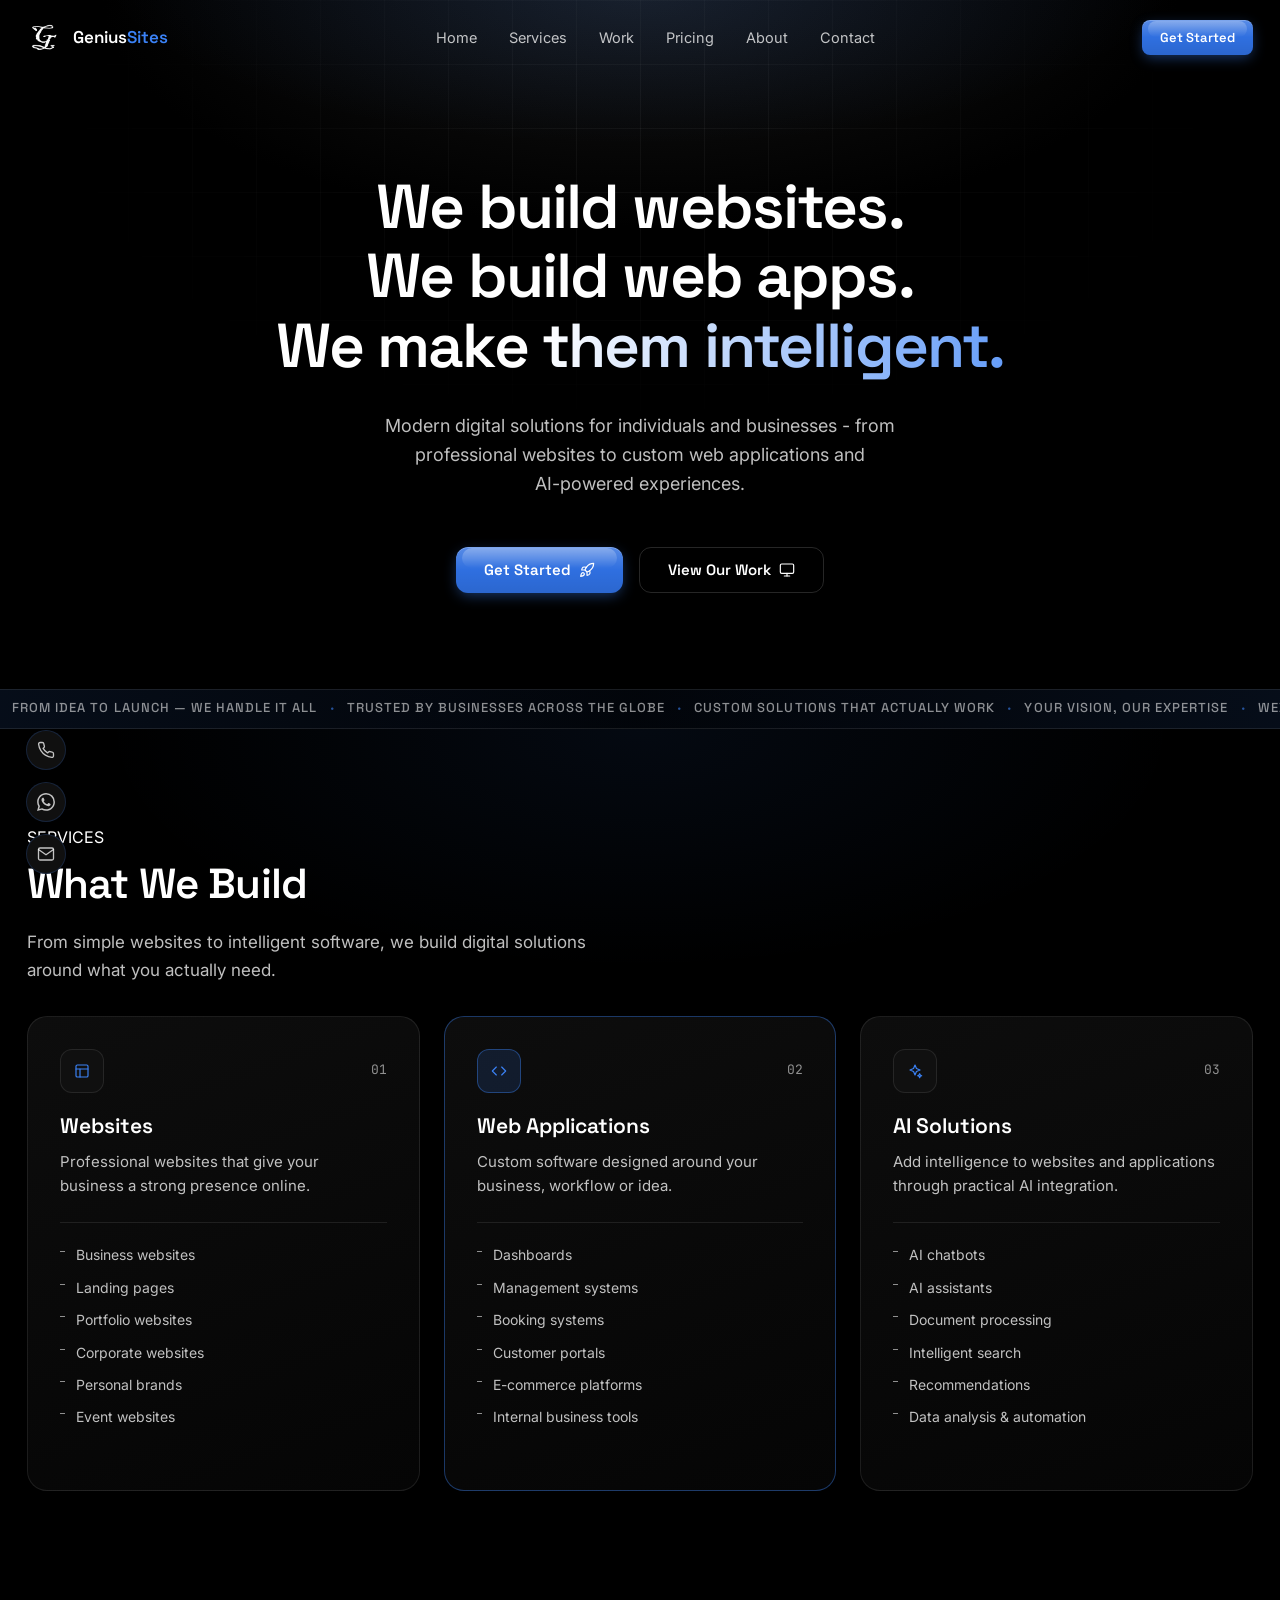
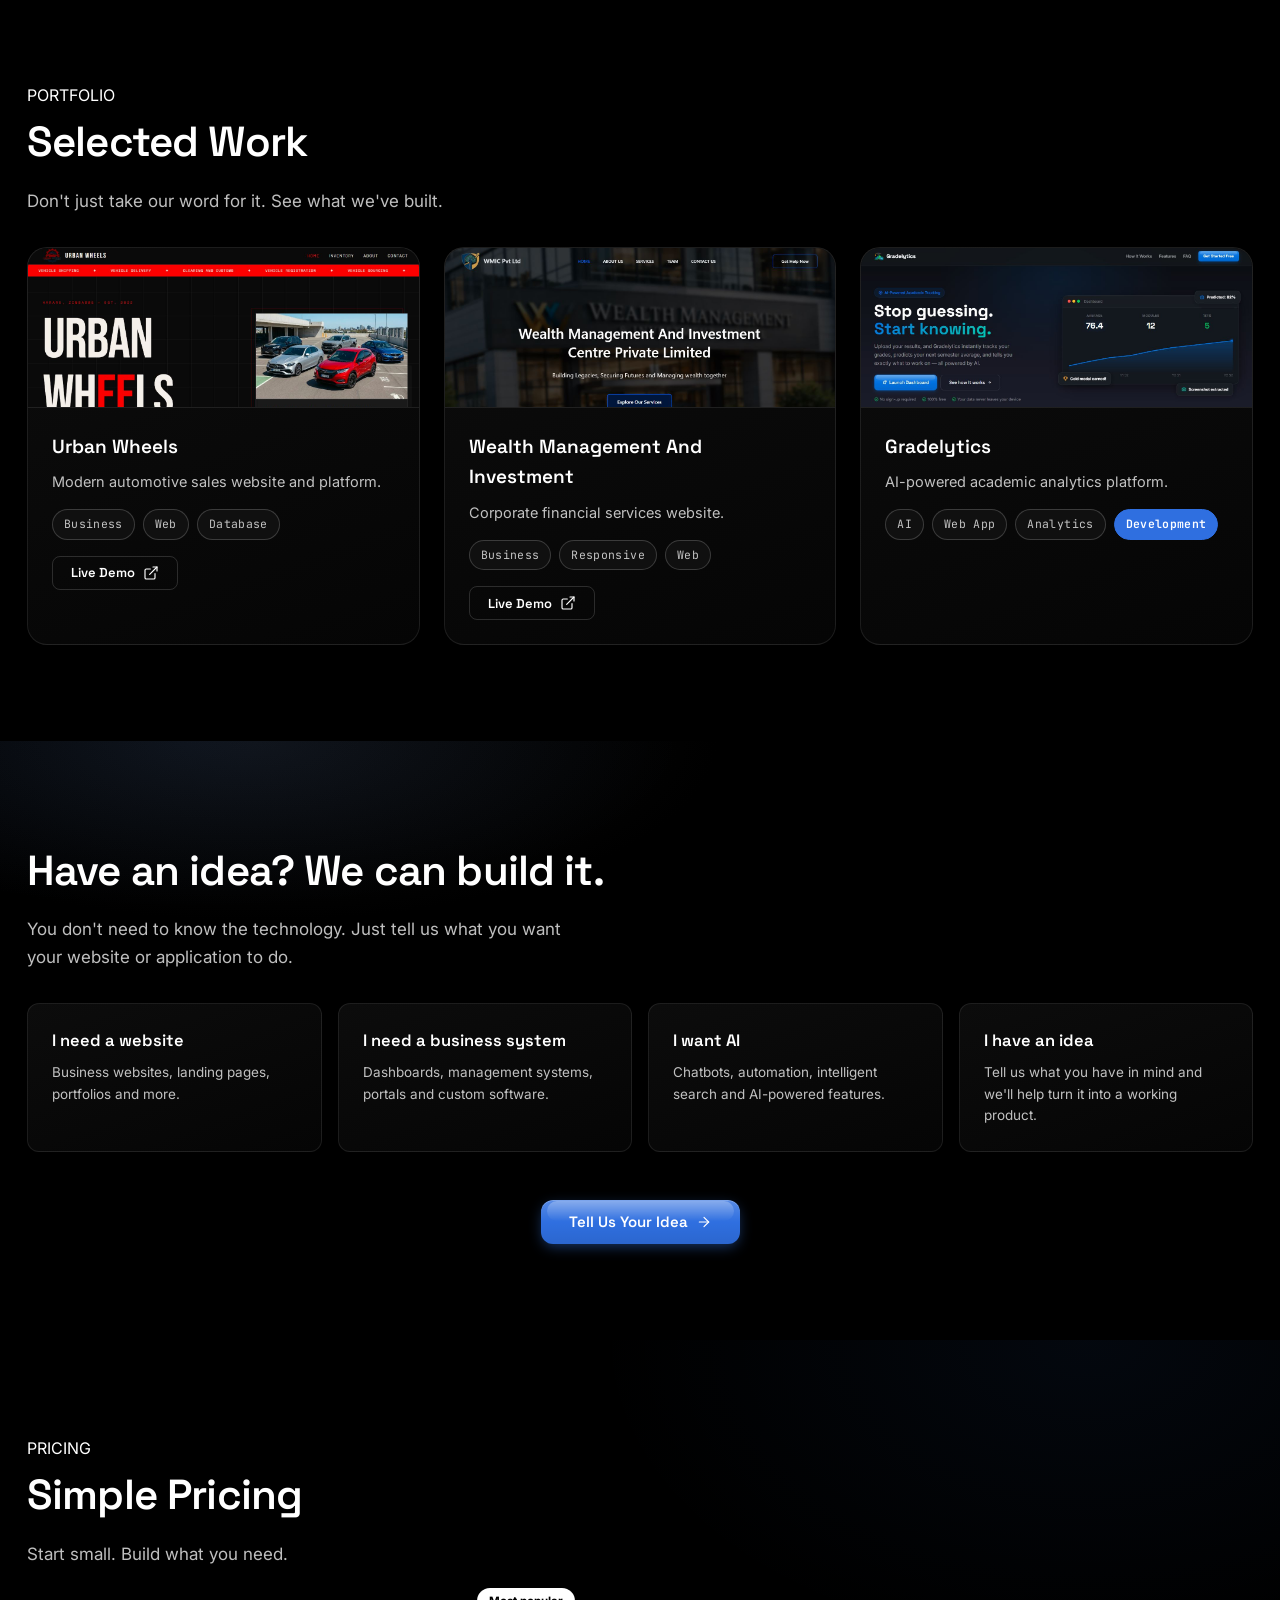
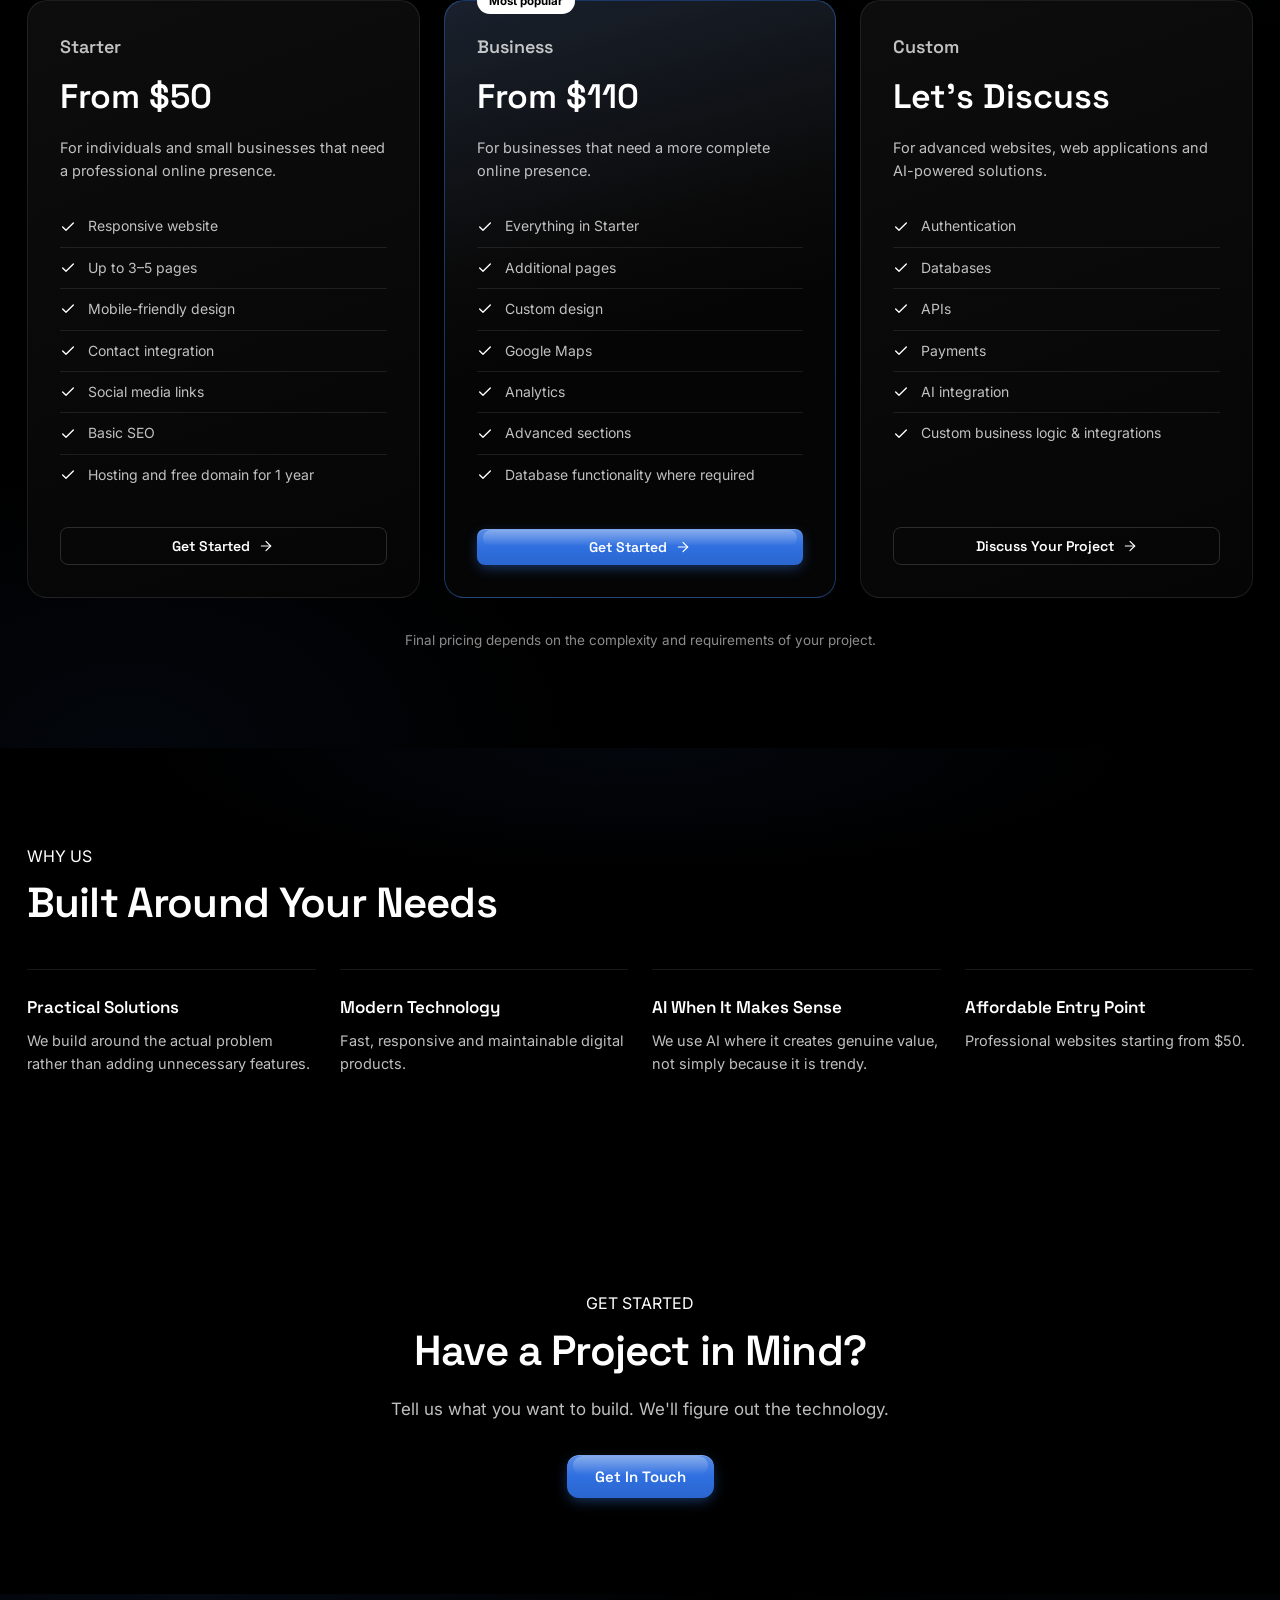
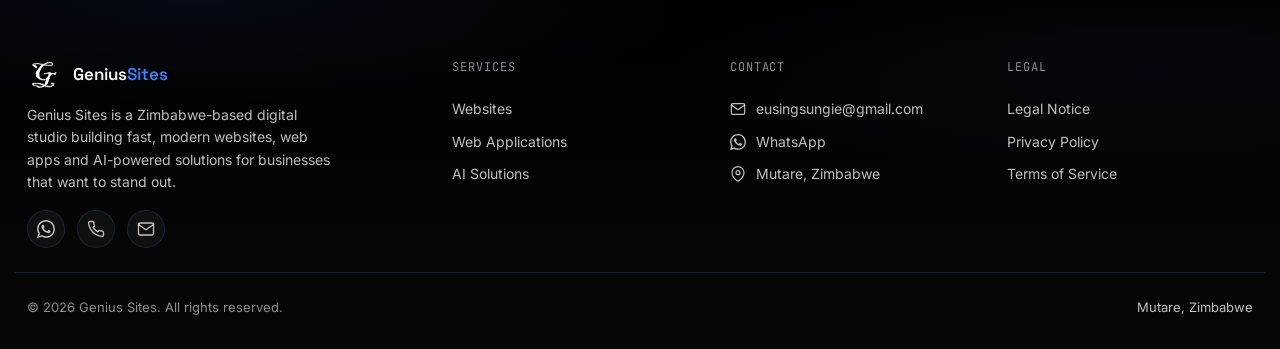
<file: index.html>
<!DOCTYPE html>
<html lang="en" class="no-js">
<head>
<script>document.documentElement.classList.replace('no-js','js');</script>
<meta charset="UTF-8">
<meta name="viewport" content="width=device-width, initial-scale=1.0">
<title>Genius Sites — Websites, Web Apps &amp; AI Solutions</title>
<meta name="description" content="Genius Sites builds professional websites, custom web applications and AI-powered web solutions for individuals, startups and businesses. Based in Zimbabwe, working with clients anywhere.">
<link rel="icon" type="image/png" href="assets/icons/logo.png">
<link rel="canonical" href="https://www.geniusites.co.zw/">
<meta property="og:type" content="website">
<meta property="og:site_name" content="Genius Sites">
<meta property="og:title" content="Genius Sites — Websites, Web Apps &amp; AI Solutions">
<meta property="og:description" content="Genius Sites builds professional websites, custom web applications and AI-powered web solutions for individuals, startups and businesses. Based in Zimbabwe, working with clients anywhere.">
<meta property="og:url" content="https://www.geniusites.co.zw/">
<meta property="og:image" content="https://www.geniusites.co.zw/assets/images/burner.png">
<meta property="og:image:width" content="1774">
<meta property="og:image:height" content="887">
<meta name="twitter:card" content="summary_large_image">
<meta name="twitter:title" content="Genius Sites — Websites, Web Apps &amp; AI Solutions">
<meta name="twitter:description" content="Genius Sites builds professional websites, custom web applications and AI-powered web solutions for individuals, startups and businesses. Based in Zimbabwe, working with clients anywhere.">
<meta name="twitter:image" content="https://www.geniusites.co.zw/assets/images/burner.png">
<script type="application/ld+json">
{
  "@context": "https://schema.org",
  "@type": "Organization",
  "name": "Genius Sites",
  "url": "https://www.geniusites.co.zw",
  "logo": "https://www.geniusites.co.zw/assets/icons/logo.png",
  "email": "eusingsungie@gmail.com",
  "telephone": "+263776398294",
  "address": {
    "@type": "PostalAddress",
    "addressLocality": "Mutare",
    "addressCountry": "ZW"
  }
}
</script>
<link rel="preconnect" href="https://fonts.googleapis.com">
<link rel="preconnect" href="https://fonts.gstatic.com" crossorigin>
<link href="https://fonts.googleapis.com/css2?family=Space+Grotesk:wght@400;500;600;700&family=Inter:wght@400;500;600;700&family=JetBrains+Mono:wght@400;500&display=swap" rel="stylesheet">
<link rel="stylesheet" href="css/style.css">
<link rel="stylesheet" href="css/responsive.css">
</head>
<body>
<!-- ============ NAVBAR ============ -->
<header class="navbar" id="navbar">
  <div class="navbar__inner container">
    <a href="#home" class="navbar__brand" aria-label="Genius Sites — home">
      <img src="assets/icons/logo.png" alt="Genius Sites logo" class="navbar__logo">
      <span class="navbar__name">Genius<span class="navbar__name-accent">Sites</span></span>
    </a>

    <nav class="navbar__nav" id="primary-nav" aria-label="Primary">
      <a href="#home" class="navbar__link">Home</a>
      <a href="#services" class="navbar__link">Services</a>
      <a href="#work" class="navbar__link">Work</a>
      <a href="#pricing" class="navbar__link">Pricing</a>
      <a href="about.html" class="navbar__link">About</a>
      <a href="contact.html" class="navbar__link">Contact</a>
    </nav>

    <div class="navbar__actions">
      <a href="#contact" class="btn btn--primary btn--sm navbar__cta">Get Started</a>
      <button class="navbar__toggle" id="navToggle" aria-expanded="false" aria-controls="mobileNav" aria-label="Open menu">
        <span class="navbar__toggle-line"></span>
        <span class="navbar__toggle-line"></span>
        <span class="navbar__toggle-line"></span>
      </button>
    </div>
  </div>

</header>

<div class="mobile-nav" id="mobileNav" data-state="closed">
  <nav aria-label="Mobile">
    <a href="#home" class="mobile-nav__link">Home</a>
    <a href="#services" class="mobile-nav__link">Services</a>
    <a href="#work" class="mobile-nav__link">Work</a>
    <a href="#pricing" class="mobile-nav__link">Pricing</a>
    <a href="about.html" class="mobile-nav__link">About</a>
    <a href="contact.html" class="mobile-nav__link">Contact</a>
  </nav>
  <a href="#contact" class="btn btn--primary mobile-nav__cta">Get Started <svg class="icon" viewBox="0 0 24 24" fill="none" stroke-width="1.75" stroke-linecap="round" stroke-linejoin="round" aria-hidden="true"><line x1="5" y1="12" x2="19" y2="12"></line><polyline points="12 5 19 12 12 19"></polyline></svg></a>
</div>

<main id="main">

  <!-- ============ HERO ============ -->
  <section class="hero" id="home">
    <div class="hero__grid" aria-hidden="true"></div>
    <div class="container hero__container">
      <h1 class="hero__headline">
        <span class="reveal reveal--1">We build websites.</span>
        <span class="reveal reveal--2">We build web apps.</span>
        <span class="reveal reveal--3 hero__headline-accent">We make them intelligent.</span>
      </h1>

      <p class="hero__sub reveal reveal--4">Modern digital solutions for individuals and businesses - from professional websites to custom web applications and <br> AI-powered experiences.</p>

      <div class="hero__actions reveal reveal--5">
        <a href="#contact" class="btn btn--primary btn--lg">Get Started
          <svg class="icon" viewBox="0 0 24 24" fill="none" stroke-width="1.75" stroke-linecap="round" stroke-linejoin="round" aria-hidden="true"><path d="M4.5 16.5c-1.5 1.26-2 5-2 5s3.74-.5 5-2c.71-.84.7-2.13-.09-2.91a2.18 2.18 0 0 0-2.91-.09z"></path><path d="M12 15l-3-3a22 22 0 0 1 2-3.95A12.88 12.88 0 0 1 22 2c0 2.72-.78 7.5-6 11a22.35 22.35 0 0 1-4 2z"></path><path d="M9 12H4s.55-3.03 2-4c1.62-1.08 5 0 5 0"></path><path d="M12 15v5s3.03-.55 4-2c1.08-1.62 0-5 0-5"></path></svg>
        </a>
        <a href="#work" class="btn btn--ghost btn--lg">View Our Work
          <svg class="icon" viewBox="0 0 24 24" fill="none" stroke-width="1.75" stroke-linecap="round" stroke-linejoin="round" aria-hidden="true"><rect x="2" y="3" width="20" height="14" rx="2" ry="2"></rect><line x1="8" y1="21" x2="16" y2="21"></line><line x1="12" y1="17" x2="12" y2="21"></line></svg>
        </a>
      </div>
    </div>

    <div class="hero__contacts" aria-label="Contact Genius Sites">
      <a href="tel:+263776398294" class="hero__contact" aria-label="Call +263 776 398 294">
        <svg class="icon" viewBox="0 0 24 24" fill="none" stroke-width="1.75" stroke-linecap="round" stroke-linejoin="round" aria-hidden="true"><path d="M22 16.92v3a2 2 0 0 1-2.18 2 19.79 19.79 0 0 1-8.63-3.07 19.5 19.5 0 0 1-6-6 19.79 19.79 0 0 1-3.07-8.67A2 2 0 0 1 4.11 2h3a2 2 0 0 1 2 1.72 12.84 12.84 0 0 0 .7 2.81 2 2 0 0 1-.45 2.11L8.09 9.91a16 16 0 0 0 6 6l1.27-1.27a2 2 0 0 1 2.11-.45 12.84 12.84 0 0 0 2.81.7A2 2 0 0 1 22 16.92z"></path></svg>
      </a>
      <a href="https://wa.me/263776398294" class="hero__contact" target="_blank" rel="noopener" aria-label="WhatsApp">
        <svg class="icon" viewBox="0 0 24 24" fill="currentColor" stroke="none" aria-hidden="true"><path d="M17.472 14.382c-.297-.149-1.758-.867-2.03-.967-.273-.099-.471-.148-.67.15-.197.297-.767.966-.94 1.164-.173.199-.347.223-.644.075-.297-.15-1.255-.463-2.39-1.475-.883-.788-1.48-1.761-1.653-2.059-.173-.297-.018-.458.13-.606.134-.133.298-.347.446-.52.149-.174.198-.298.298-.497.099-.198.05-.371-.025-.52-.075-.149-.669-1.612-.916-2.207-.242-.579-.487-.5-.669-.51-.173-.008-.371-.01-.57-.01-.198 0-.52.074-.792.372-.272.297-1.04 1.016-1.04 2.479 0 1.462 1.065 2.875 1.213 3.074.149.198 2.096 3.2 5.077 4.487.709.306 1.262.489 1.694.625.712.227 1.36.195 1.871.118.571-.085 1.758-.719 2.006-1.413.248-.694.248-1.289.173-1.413-.074-.124-.272-.198-.57-.347m-5.421 7.403h-.004a9.87 9.87 0 01-5.031-1.378l-.361-.214-3.741.982.998-3.648-.235-.374a9.86 9.86 0 01-1.51-5.26c.001-5.45 4.436-9.884 9.888-9.884 2.64 0 5.122 1.03 6.988 2.898a9.825 9.825 0 012.893 6.994c-.003 5.45-4.437 9.884-9.885 9.884m8.413-18.297A11.815 11.815 0 0012.05 0C5.495 0 .16 5.335.157 11.892c0 2.096.547 4.142 1.588 5.945L.057 24l6.305-1.654a11.882 11.882 0 005.683 1.448h.005c6.554 0 11.89-5.335 11.893-11.893a11.821 11.821 0 00-3.48-8.413z"></path></svg>
      </a>
      <a href="mailto:eusingsungie@gmail.com" class="hero__contact" aria-label="Email eusingsungie@gmail.com">
        <svg class="icon" viewBox="0 0 24 24" fill="none" stroke-width="1.75" stroke-linecap="round" stroke-linejoin="round" aria-hidden="true"><path d="M4 4h16c1.1 0 2 .9 2 2v12c0 1.1-.9 2-2 2H4c-1.1 0-2-.9-2-2V6c0-1.1.9-2 2-2z"></path><polyline points="22 6 12 13 2 6"></polyline></svg>
      </a>
    </div>
  </section>

  <!-- ============ TICKER ============ -->
  <div class="ticker" aria-hidden="true">
    <div class="ticker__track">
      <span class="ticker__item">From idea to launch — we handle it all</span>
      <span class="ticker__sep">&bull;</span>
      <span class="ticker__item">Trusted by businesses across the globe</span>
      <span class="ticker__sep">&bull;</span>
      <span class="ticker__item">Custom solutions that actually work</span>
      <span class="ticker__sep">&bull;</span>
      <span class="ticker__item">Your vision, our expertise</span>
      <span class="ticker__sep">&bull;</span>
      <span class="ticker__item">Websites that convert visitors into customers</span>
      <span class="ticker__sep">&bull;</span>
      <span class="ticker__item">Scalable software built for growth</span>
      <span class="ticker__sep">&bull;</span>
      <span class="ticker__item">AI-powered solutions for smarter decisions</span>
      <span class="ticker__sep">&bull;</span>
      <span class="ticker__item">Let's build something extraordinary together</span>
      <span class="ticker__sep">&bull;</span>
      <span class="ticker__item">From idea to launch — we handle it all</span>
      <span class="ticker__sep">&bull;</span>
      <span class="ticker__item">Trusted by businesses across the globe</span>
      <span class="ticker__sep">&bull;</span>
      <span class="ticker__item">Custom solutions that actually work</span>
      <span class="ticker__sep">&bull;</span>
      <span class="ticker__item">Your vision, our expertise</span>
      <span class="ticker__sep">&bull;</span>
      <span class="ticker__item">Websites that convert visitors into customers</span>
      <span class="ticker__sep">&bull;</span>
      <span class="ticker__item">Scalable software built for growth</span>
      <span class="ticker__sep">&bull;</span>
      <span class="ticker__item">AI-powered solutions for smarter decisions</span>
      <span class="ticker__sep">&bull;</span>
      <span class="ticker__item">Let's build something extraordinary together</span>
      <span class="ticker__sep">&bull;</span>
    </div>
  </div>

  <!-- ============ SERVICES ============ -->
  <section class="services" id="services">
    <div class="container">
      <div class="section-head">
        <p class="eyebrow">SERVICES</p>
        <h2 class="section-head__title">What We Build</h2>
        <p class="section-head__sub">From simple websites to intelligent software, we build digital solutions around what you actually need.</p>
      </div>

      <div class="service-grid">
        <article class="service-card reveal-on-scroll">
          <div class="service-card__top">
            <span class="service-card__icon"><svg class="icon" viewBox="0 0 24 24" fill="none" stroke-width="1.75" stroke-linecap="round" stroke-linejoin="round" aria-hidden="true"><rect x="3" y="3" width="18" height="18" rx="2"></rect><line x1="3" y1="9" x2="21" y2="9"></line><line x1="9" y1="21" x2="9" y2="9"></line></svg></span>
            <span class="service-card__index">01</span>
          </div>
          <h3 class="service-card__title">Websites</h3>
          <p class="service-card__desc">Professional websites that give your business a strong presence online.</p>
          <ul class="service-card__list">
            <li>Business websites</li>
            <li>Landing pages</li>
            <li>Portfolio websites</li>
            <li>Corporate websites</li>
            <li>Personal brands</li>
            <li>Event websites</li>
          </ul>
        </article>

        <article class="service-card service-card--accent reveal-on-scroll">
          <div class="service-card__top">
            <span class="service-card__icon"><svg class="icon" viewBox="0 0 24 24" fill="none" stroke-width="1.75" stroke-linecap="round" stroke-linejoin="round" aria-hidden="true"><polyline points="16 18 22 12 16 6"></polyline><polyline points="8 6 2 12 8 18"></polyline></svg></span>
            <span class="service-card__index">02</span>
          </div>
          <h3 class="service-card__title">Web Applications</h3>
          <p class="service-card__desc">Custom software designed around your business, workflow or idea.</p>
          <ul class="service-card__list">
            <li>Dashboards</li>
            <li>Management systems</li>
            <li>Booking systems</li>
            <li>Customer portals</li>
            <li>E-commerce platforms</li>
            <li>Internal business tools</li>
          </ul>
        </article>

        <article class="service-card reveal-on-scroll">
          <div class="service-card__top">
            <span class="service-card__icon"><svg class="icon" viewBox="0 0 24 24" fill="none" stroke-width="1.75" stroke-linecap="round" stroke-linejoin="round" aria-hidden="true"><path d="M12 3l2.2 5.3L19.5 10.5l-5.3 2.2L12 18l-2.2-5.3L4.5 10.5l5.3-2.2L12 3z"></path><path d="M19 16l.9 2.1L22 19l-2.1.9L19 22l-.9-2.1L16 19l2.1-.9L19 16z"></path></svg></span>
            <span class="service-card__index">03</span>
          </div>
          <h3 class="service-card__title">AI Solutions</h3>
          <p class="service-card__desc">Add intelligence to websites and applications through practical AI integration.</p>
          <ul class="service-card__list">
            <li>AI chatbots</li>
            <li>AI assistants</li>
            <li>Document processing</li>
            <li>Intelligent search</li>
            <li>Recommendations</li>
            <li>Data analysis &amp; automation</li>
          </ul>
        </article>
      </div>
    </div>
  </section>

  <!-- ============ PORTFOLIO ============ -->
  <section class="portfolio" id="work">
    <div class="container">
      <div class="section-head">
        <p class="eyebrow">PORTFOLIO</p>
        <h2 class="section-head__title">Selected Work</h2>
        <p class="section-head__sub">Don't just take our word for it. See what we've built.</p>
      </div>

      <div class="portfolio-grid">
         <article class="project-card reveal-on-scroll">
          <div class="project-card__visual">
            <img src="assets/images/urban.jpeg" alt="Urban Wheels preview" class="project-card__img" loading="lazy">
          </div>
          <div class="project-card__body">
            <h3 class="project-card__title">Urban Wheels</h3>
            <p class="project-card__desc">Modern automotive sales website and platform.</p>
            <div class="badge-row">
              <span class="badge">Business</span>
              <span class="badge">Web</span>
              <span class="badge">Database</span>
            </div>
            <div class="project-card__actions">
              <a href="https://www.urbanwheels.co.zw" class="btn btn--ghost btn--sm" target="_blank" rel="noopener">Live Demo <svg class="icon" viewBox="0 0 24 24" fill="none" stroke-width="1.75" stroke-linecap="round" stroke-linejoin="round" aria-hidden="true"><path d="M18 13v6a2 2 0 0 1-2 2H5a2 2 0 0 1-2-2V8a2 2 0 0 1 2-2h6"></path><polyline points="15 3 21 3 21 9"></polyline><line x1="10" y1="14" x2="21" y2="3"></line></svg></a>
            </div>
          </div>
        </article>

        <article class="project-card reveal-on-scroll">
          <div class="project-card__visual">
            <img src="assets/images/wmic.JPG" alt="Wealth Management And Investment Centre preview" class="project-card__img" loading="lazy">
          </div>
          <div class="project-card__body">
            <h3 class="project-card__title">Wealth Management And Investment</h3>
            <p class="project-card__desc">Corporate financial services website.</p>
            <div class="badge-row">
              <span class="badge">Business</span>
              <span class="badge">Responsive</span>
              <span class="badge">Web</span>
            </div>
            <div class="project-card__actions">
              <a href="https://wmic.co.za" class="btn btn--ghost btn--sm" target="_blank" rel="noopener">Live Demo <svg class="icon" viewBox="0 0 24 24" fill="none" stroke-width="1.75" stroke-linecap="round" stroke-linejoin="round" aria-hidden="true"><path d="M18 13v6a2 2 0 0 1-2 2H5a2 2 0 0 1-2-2V8a2 2 0 0 1 2-2h6"></path><polyline points="15 3 21 3 21 9"></polyline><line x1="10" y1="14" x2="21" y2="3"></line></svg></a>
            </div>
          </div>
        </article>

          <article class="project-card reveal-on-scroll">
          <div class="project-card__visual">
            <img src="assets/images/gradelytics.JPG" alt="Gradelytics preview" class="project-card__img" loading="lazy">
          </div>
          <div class="project-card__body">
            <h3 class="project-card__title">Gradelytics</h3>
            <p class="project-card__desc">AI-powered academic analytics platform.</p>
            <div class="badge-row">
              <span class="badge">AI</span>
              <span class="badge">Web App</span>
              <span class="badge">Analytics</span>
              <span class="badge badge--accent">Development</span>
            </div>
            
          </div>
        </article>

      </div>
    </div>
  </section>

  <!-- ============ WHAT CAN WE BUILD ============ -->
  <section class="ideas">
    <div class="container">
      <div class="section-head">
        <h2 class="section-head__title">Have an idea? We can build it.</h2>
        <p class="section-head__sub">You don't need to know the technology. Just tell us what you want your website or application to do.</p>
      </div>

      <div class="ideas-grid">
        <a href="#contact" class="idea-card reveal-on-scroll">
          <h3 class="idea-card__title">I need a website</h3>
          <p class="idea-card__desc">Business websites, landing pages, portfolios and more.</p>
        </a>
        <a href="#contact" class="idea-card reveal-on-scroll">
          <h3 class="idea-card__title">I need a business system</h3>
          <p class="idea-card__desc">Dashboards, management systems, portals and custom software.</p>
        </a>
        <a href="#contact" class="idea-card reveal-on-scroll">
          <h3 class="idea-card__title">I want AI</h3>
          <p class="idea-card__desc">Chatbots, automation, intelligent search and AI-powered features.</p>
        </a>
        <a href="#contact" class="idea-card reveal-on-scroll">
          <h3 class="idea-card__title">I have an idea</h3>
          <p class="idea-card__desc">Tell us what you have in mind and we'll help turn it into a working product.</p>
        </a>
      </div>

      <div class="ideas__cta">
        <a href="#contact" class="btn btn--primary btn--lg">Tell Us Your Idea <svg class="icon" viewBox="0 0 24 24" fill="none" stroke-width="1.75" stroke-linecap="round" stroke-linejoin="round" aria-hidden="true"><line x1="5" y1="12" x2="19" y2="12"></line><polyline points="12 5 19 12 12 19"></polyline></svg></a>
      </div>
    </div>
  </section>

  <!-- ============ PRICING ============ -->
  <section class="pricing" id="pricing">
    <div class="container">
      <div class="section-head">
        <p class="eyebrow">PRICING</p>
        <h2 class="section-head__title">Simple Pricing</h2>
        <p class="section-head__sub">Start small. Build what you need.</p>
      </div>

      <div class="pricing-grid">
        <article class="price-card reveal-on-scroll">
          <h3 class="price-card__tier">Starter</h3>
          <p class="price-card__amount">From $50</p>
          <p class="price-card__desc">For individuals and small businesses that need a professional online presence.</p>
          <ul class="price-card__list">
            <li><svg class="icon" viewBox="0 0 24 24" fill="none" stroke-width="2" stroke-linecap="round" stroke-linejoin="round" aria-hidden="true"><polyline points="20 6 9 17 4 12"></polyline></svg>Responsive website</li>
            <li><svg class="icon" viewBox="0 0 24 24" fill="none" stroke-width="2" stroke-linecap="round" stroke-linejoin="round" aria-hidden="true"><polyline points="20 6 9 17 4 12"></polyline></svg>Up to 3–5 pages</li>
            <li><svg class="icon" viewBox="0 0 24 24" fill="none" stroke-width="2" stroke-linecap="round" stroke-linejoin="round" aria-hidden="true"><polyline points="20 6 9 17 4 12"></polyline></svg>Mobile-friendly design</li>
            <li><svg class="icon" viewBox="0 0 24 24" fill="none" stroke-width="2" stroke-linecap="round" stroke-linejoin="round" aria-hidden="true"><polyline points="20 6 9 17 4 12"></polyline></svg>Contact integration</li>
            <li><svg class="icon" viewBox="0 0 24 24" fill="none" stroke-width="2" stroke-linecap="round" stroke-linejoin="round" aria-hidden="true"><polyline points="20 6 9 17 4 12"></polyline></svg>Social media links</li>
            <li><svg class="icon" viewBox="0 0 24 24" fill="none" stroke-width="2" stroke-linecap="round" stroke-linejoin="round" aria-hidden="true"><polyline points="20 6 9 17 4 12"></polyline></svg>Basic SEO</li>
            <li><svg class="icon" viewBox="0 0 24 24" fill="none" stroke-width="2" stroke-linecap="round" stroke-linejoin="round" aria-hidden="true"><polyline points="20 6 9 17 4 12"></polyline></svg>Hosting and free domain for 1 year</li>
          </ul>
          <a href="#contact" class="btn btn--secondary price-card__cta">Get Started <svg class="icon" viewBox="0 0 24 24" fill="none" stroke-width="1.75" stroke-linecap="round" stroke-linejoin="round" aria-hidden="true"><line x1="5" y1="12" x2="19" y2="12"></line><polyline points="12 5 19 12 12 19"></polyline></svg></a>
        </article>

        <article class="price-card price-card--featured reveal-on-scroll">
          <span class="price-card__tag">Most popular</span>
          <h3 class="price-card__tier">Business</h3>
          <p class="price-card__amount">From $110</p>
          <p class="price-card__desc">For businesses that need a more complete online presence.</p>
          <ul class="price-card__list">
            <li><svg class="icon" viewBox="0 0 24 24" fill="none" stroke-width="2" stroke-linecap="round" stroke-linejoin="round" aria-hidden="true"><polyline points="20 6 9 17 4 12"></polyline></svg>Everything in Starter</li>
            <li><svg class="icon" viewBox="0 0 24 24" fill="none" stroke-width="2" stroke-linecap="round" stroke-linejoin="round" aria-hidden="true"><polyline points="20 6 9 17 4 12"></polyline></svg>Additional pages</li>
            <li><svg class="icon" viewBox="0 0 24 24" fill="none" stroke-width="2" stroke-linecap="round" stroke-linejoin="round" aria-hidden="true"><polyline points="20 6 9 17 4 12"></polyline></svg>Custom design</li>
            <li><svg class="icon" viewBox="0 0 24 24" fill="none" stroke-width="2" stroke-linecap="round" stroke-linejoin="round" aria-hidden="true"><polyline points="20 6 9 17 4 12"></polyline></svg>Google Maps</li>
            <li><svg class="icon" viewBox="0 0 24 24" fill="none" stroke-width="2" stroke-linecap="round" stroke-linejoin="round" aria-hidden="true"><polyline points="20 6 9 17 4 12"></polyline></svg>Analytics</li>
            <li><svg class="icon" viewBox="0 0 24 24" fill="none" stroke-width="2" stroke-linecap="round" stroke-linejoin="round" aria-hidden="true"><polyline points="20 6 9 17 4 12"></polyline></svg>Advanced sections</li>
            <li><svg class="icon" viewBox="0 0 24 24" fill="none" stroke-width="2" stroke-linecap="round" stroke-linejoin="round" aria-hidden="true"><polyline points="20 6 9 17 4 12"></polyline></svg>Database functionality where required</li>
          </ul>
          <a href="#contact" class="btn btn--primary price-card__cta">Get Started <svg class="icon" viewBox="0 0 24 24" fill="none" stroke-width="1.75" stroke-linecap="round" stroke-linejoin="round" aria-hidden="true"><line x1="5" y1="12" x2="19" y2="12"></line><polyline points="12 5 19 12 12 19"></polyline></svg></a>
        </article>

        <article class="price-card reveal-on-scroll">
          <h3 class="price-card__tier">Custom</h3>
          <p class="price-card__amount">Let's Discuss</p>
          <p class="price-card__desc">For advanced websites, web applications and AI-powered solutions.</p>
          <ul class="price-card__list">
            <li><svg class="icon" viewBox="0 0 24 24" fill="none" stroke-width="2" stroke-linecap="round" stroke-linejoin="round" aria-hidden="true"><polyline points="20 6 9 17 4 12"></polyline></svg>Authentication</li>
            <li><svg class="icon" viewBox="0 0 24 24" fill="none" stroke-width="2" stroke-linecap="round" stroke-linejoin="round" aria-hidden="true"><polyline points="20 6 9 17 4 12"></polyline></svg>Databases</li>
            <li><svg class="icon" viewBox="0 0 24 24" fill="none" stroke-width="2" stroke-linecap="round" stroke-linejoin="round" aria-hidden="true"><polyline points="20 6 9 17 4 12"></polyline></svg>APIs</li>
            <li><svg class="icon" viewBox="0 0 24 24" fill="none" stroke-width="2" stroke-linecap="round" stroke-linejoin="round" aria-hidden="true"><polyline points="20 6 9 17 4 12"></polyline></svg>Payments</li>
            <li><svg class="icon" viewBox="0 0 24 24" fill="none" stroke-width="2" stroke-linecap="round" stroke-linejoin="round" aria-hidden="true"><polyline points="20 6 9 17 4 12"></polyline></svg>AI integration</li>
            <li><svg class="icon" viewBox="0 0 24 24" fill="none" stroke-width="2" stroke-linecap="round" stroke-linejoin="round" aria-hidden="true"><polyline points="20 6 9 17 4 12"></polyline></svg>Custom business logic &amp; integrations</li>
          </ul>
          <a href="#contact" class="btn btn--secondary price-card__cta">Discuss Your Project <svg class="icon" viewBox="0 0 24 24" fill="none" stroke-width="1.75" stroke-linecap="round" stroke-linejoin="round" aria-hidden="true"><line x1="5" y1="12" x2="19" y2="12"></line><polyline points="12 5 19 12 12 19"></polyline></svg></a>
        </article>
      </div>

      <p class="pricing__note">Final pricing depends on the complexity and requirements of your project.</p>
    </div>
  </section>

  <!-- ============ WHY CHOOSE US ============ -->
  <section class="values">
    <div class="container">
      <div class="section-head">
        <p class="eyebrow">WHY US</p>
        <h2 class="section-head__title">Built Around Your Needs</h2>
      </div>

      <div class="values-grid">
        <div class="value-card reveal-on-scroll">
          <h3 class="value-card__title">Practical Solutions</h3>
          <p class="value-card__desc">We build around the actual problem rather than adding unnecessary features.</p>
        </div>
        <div class="value-card reveal-on-scroll">
          <h3 class="value-card__title">Modern Technology</h3>
          <p class="value-card__desc">Fast, responsive and maintainable digital products.</p>
        </div>
        <div class="value-card reveal-on-scroll">
          <h3 class="value-card__title">AI When It Makes Sense</h3>
          <p class="value-card__desc">We use AI where it creates genuine value, not simply because it is trendy.</p>
        </div>
        <div class="value-card reveal-on-scroll">
          <h3 class="value-card__title">Affordable Entry Point</h3>
          <p class="value-card__desc">Professional websites starting from $50.</p>
        </div>
      </div>
    </div>
  </section>

  <!-- ============ CTA BANNER ============ -->
  <section class="cta-banner" id="contact" aria-labelledby="cta-heading">
    <div class="container cta-banner__inner">
      <div class="section-head">
        <p class="eyebrow">GET STARTED</p>
        <h2 id="cta-heading" class="section-head__title">Have a Project in Mind?</h2>
        <p class="section-head__sub">Tell us what you want to build. We'll figure out the technology.</p>
      </div>
      <a href="contact.html" class="btn btn--primary btn--lg cta-banner__btn">Get In Touch
      </a>
    </div>
  </section>

</main>

<!-- ============ FOOTER ============ -->
<footer class="footer">
  <div class="container footer__inner">
    <div class="footer__brand">
      <a href="#home" class="navbar__brand">
        <img src="assets/icons/logo.png" alt="Genius Sites logo" class="navbar__logo">
        <span class="navbar__name">Genius<span class="navbar__name-accent">Sites</span></span>
      </a>
      <p class="footer__about">Genius Sites is a Zimbabwe-based digital studio building fast, modern websites, web apps and AI-powered solutions for businesses that want to stand out.</p>
      <div class="footer__social">
        <a href="https://wa.me/263776398294" class="footer__social-link" target="_blank" rel="noopener" aria-label="WhatsApp">
          <svg class="icon" viewBox="0 0 24 24" fill="currentColor" stroke="none" aria-hidden="true"><path d="M17.472 14.382c-.297-.149-1.758-.867-2.03-.967-.273-.099-.471-.148-.67.15-.197.297-.767.966-.94 1.164-.173.199-.347.223-.644.075-.297-.15-1.255-.463-2.39-1.475-.883-.788-1.48-1.761-1.653-2.059-.173-.297-.018-.458.13-.606.134-.133.298-.347.446-.52.149-.174.198-.298.298-.497.099-.198.05-.371-.025-.52-.075-.149-.669-1.612-.916-2.207-.242-.579-.487-.5-.669-.51-.173-.008-.371-.01-.57-.01-.198 0-.52.074-.792.372-.272.297-1.04 1.016-1.04 2.479 0 1.462 1.065 2.875 1.213 3.074.149.198 2.096 3.2 5.077 4.487.709.306 1.262.489 1.694.625.712.227 1.36.195 1.871.118.571-.085 1.758-.719 2.006-1.413.248-.694.248-1.289.173-1.413-.074-.124-.272-.198-.57-.347m-5.421 7.403h-.004a9.87 9.87 0 01-5.031-1.378l-.361-.214-3.741.982.998-3.648-.235-.374a9.86 9.86 0 01-1.51-5.26c.001-5.45 4.436-9.884 9.888-9.884 2.64 0 5.122 1.03 6.988 2.898a9.825 9.825 0 012.893 6.994c-.003 5.45-4.437 9.884-9.885 9.884m8.413-18.297A11.815 11.815 0 0012.05 0C5.495 0 .16 5.335.157 11.892c0 2.096.547 4.142 1.588 5.945L.057 24l6.305-1.654a11.882 11.882 0 005.683 1.448h.005c6.554 0 11.89-5.335 11.893-11.893a11.821 11.821 0 00-3.48-8.413z"></path></svg>
        </a>
        <a href="tel:+263776398294" class="footer__social-link" aria-label="Call +263 776 398 294">
          <svg class="icon" viewBox="0 0 24 24" fill="none" stroke-width="1.75" stroke-linecap="round" stroke-linejoin="round" aria-hidden="true"><path d="M22 16.92v3a2 2 0 0 1-2.18 2 19.79 19.79 0 0 1-8.63-3.07 19.5 19.5 0 0 1-6-6 19.79 19.79 0 0 1-3.07-8.67A2 2 0 0 1 4.11 2h3a2 2 0 0 1 2 1.72 12.84 12.84 0 0 0 .7 2.81 2 2 0 0 1-.45 2.11L8.09 9.91a16 16 0 0 0 6 6l1.27-1.27a2 2 0 0 1 2.11-.45 12.84 12.84 0 0 0 2.81.7A2 2 0 0 1 22 16.92z"></path></svg>
        </a>
        <a href="mailto:eusingsungie@gmail.com" class="footer__social-link" aria-label="Email eusingsungie@gmail.com">
          <svg class="icon" viewBox="0 0 24 24" fill="none" stroke-width="1.75" stroke-linecap="round" stroke-linejoin="round" aria-hidden="true"><path d="M4 4h16c1.1 0 2 .9 2 2v12c0 1.1-.9 2-2 2H4c-1.1 0-2-.9-2-2V6c0-1.1.9-2 2-2z"></path><polyline points="22 6 12 13 2 6"></polyline></svg>
        </a>
      </div>
    </div>

    <div class="footer__col">
      <h4>Services</h4>
      <a href="#services">Websites</a>
      <a href="#services">Web Applications</a>
      <a href="#services">AI Solutions</a>
    </div>

    <div class="footer__col">
      <h4>Contact</h4>
      <a href="mailto:eusingsungie@gmail.com" class="footer__contact">
        <svg class="icon" viewBox="0 0 24 24" fill="none" stroke-width="1.75" stroke-linecap="round" stroke-linejoin="round" aria-hidden="true"><path d="M4 4h16c1.1 0 2 .9 2 2v12c0 1.1-.9 2-2 2H4c-1.1 0-2-.9-2-2V6c0-1.1.9-2 2-2z"></path><polyline points="22 6 12 13 2 6"></polyline></svg>
        <span>eusingsungie@gmail.com</span>
      </a>
      <a href="https://wa.me/263776398294" target="_blank" rel="noopener" class="footer__contact">
        <svg class="icon" viewBox="0 0 24 24" fill="currentColor" stroke="none" aria-hidden="true"><path d="M17.472 14.382c-.297-.149-1.758-.867-2.03-.967-.273-.099-.471-.148-.67.15-.197.297-.767.966-.94 1.164-.173.199-.347.223-.644.075-.297-.15-1.255-.463-2.39-1.475-.883-.788-1.48-1.761-1.653-2.059-.173-.297-.018-.458.13-.606.134-.133.298-.347.446-.52.149-.174.198-.298.298-.497.099-.198.05-.371-.025-.52-.075-.149-.669-1.612-.916-2.207-.242-.579-.487-.5-.669-.51-.173-.008-.371-.01-.57-.01-.198 0-.52.074-.792.372-.272.297-1.04 1.016-1.04 2.479 0 1.462 1.065 2.875 1.213 3.074.149.198 2.096 3.2 5.077 4.487.709.306 1.262.489 1.694.625.712.227 1.36.195 1.871.118.571-.085 1.758-.719 2.006-1.413.248-.694.248-1.289.173-1.413-.074-.124-.272-.198-.57-.347m-5.421 7.403h-.004a9.87 9.87 0 01-5.031-1.378l-.361-.214-3.741.982.998-3.648-.235-.374a9.86 9.86 0 01-1.51-5.26c.001-5.45 4.436-9.884 9.888-9.884 2.64 0 5.122 1.03 6.988 2.898a9.825 9.825 0 012.893 6.994c-.003 5.45-4.437 9.884-9.885 9.884m8.413-18.297A11.815 11.815 0 0012.05 0C5.495 0 .16 5.335.157 11.892c0 2.096.547 4.142 1.588 5.945L.057 24l6.305-1.654a11.882 11.882 0 005.683 1.448h.005c6.554 0 11.89-5.335 11.893-11.893a11.821 11.821 0 00-3.48-8.413z"></path></svg>
        <span>WhatsApp</span>
      </a>
      <span class="footer__placeholder footer__contact">
        <svg class="icon" viewBox="0 0 24 24" fill="none" stroke-width="1.75" stroke-linecap="round" stroke-linejoin="round" aria-hidden="true"><path d="M21 10c0 7-9 13-9 13s-9-6-9-13a9 9 0 0 1 18 0z"></path><circle cx="12" cy="10" r="3"></circle></svg>
        <span>Mutare, Zimbabwe</span>
      </span>
    </div>

    <div class="footer__col">
      <h4>Legal</h4>
      <a href="legal.html#legal-notice">Legal Notice</a>
      <a href="legal.html#privacy-policy">Privacy Policy</a>
      <a href="legal.html#terms-of-service">Terms of Service</a>
    </div>
  </div>

  <div class="container footer__bottom">
    <p>© 2026 Genius Sites. All rights reserved.</p>
    <p class="footer__location">Mutare, Zimbabwe</p>
  </div>
</footer>

<script src="js/animations.js" defer></script>
<script src="js/form.js" defer></script>
<script src="js/main.js" defer></script>
</body>
</html>
</file>
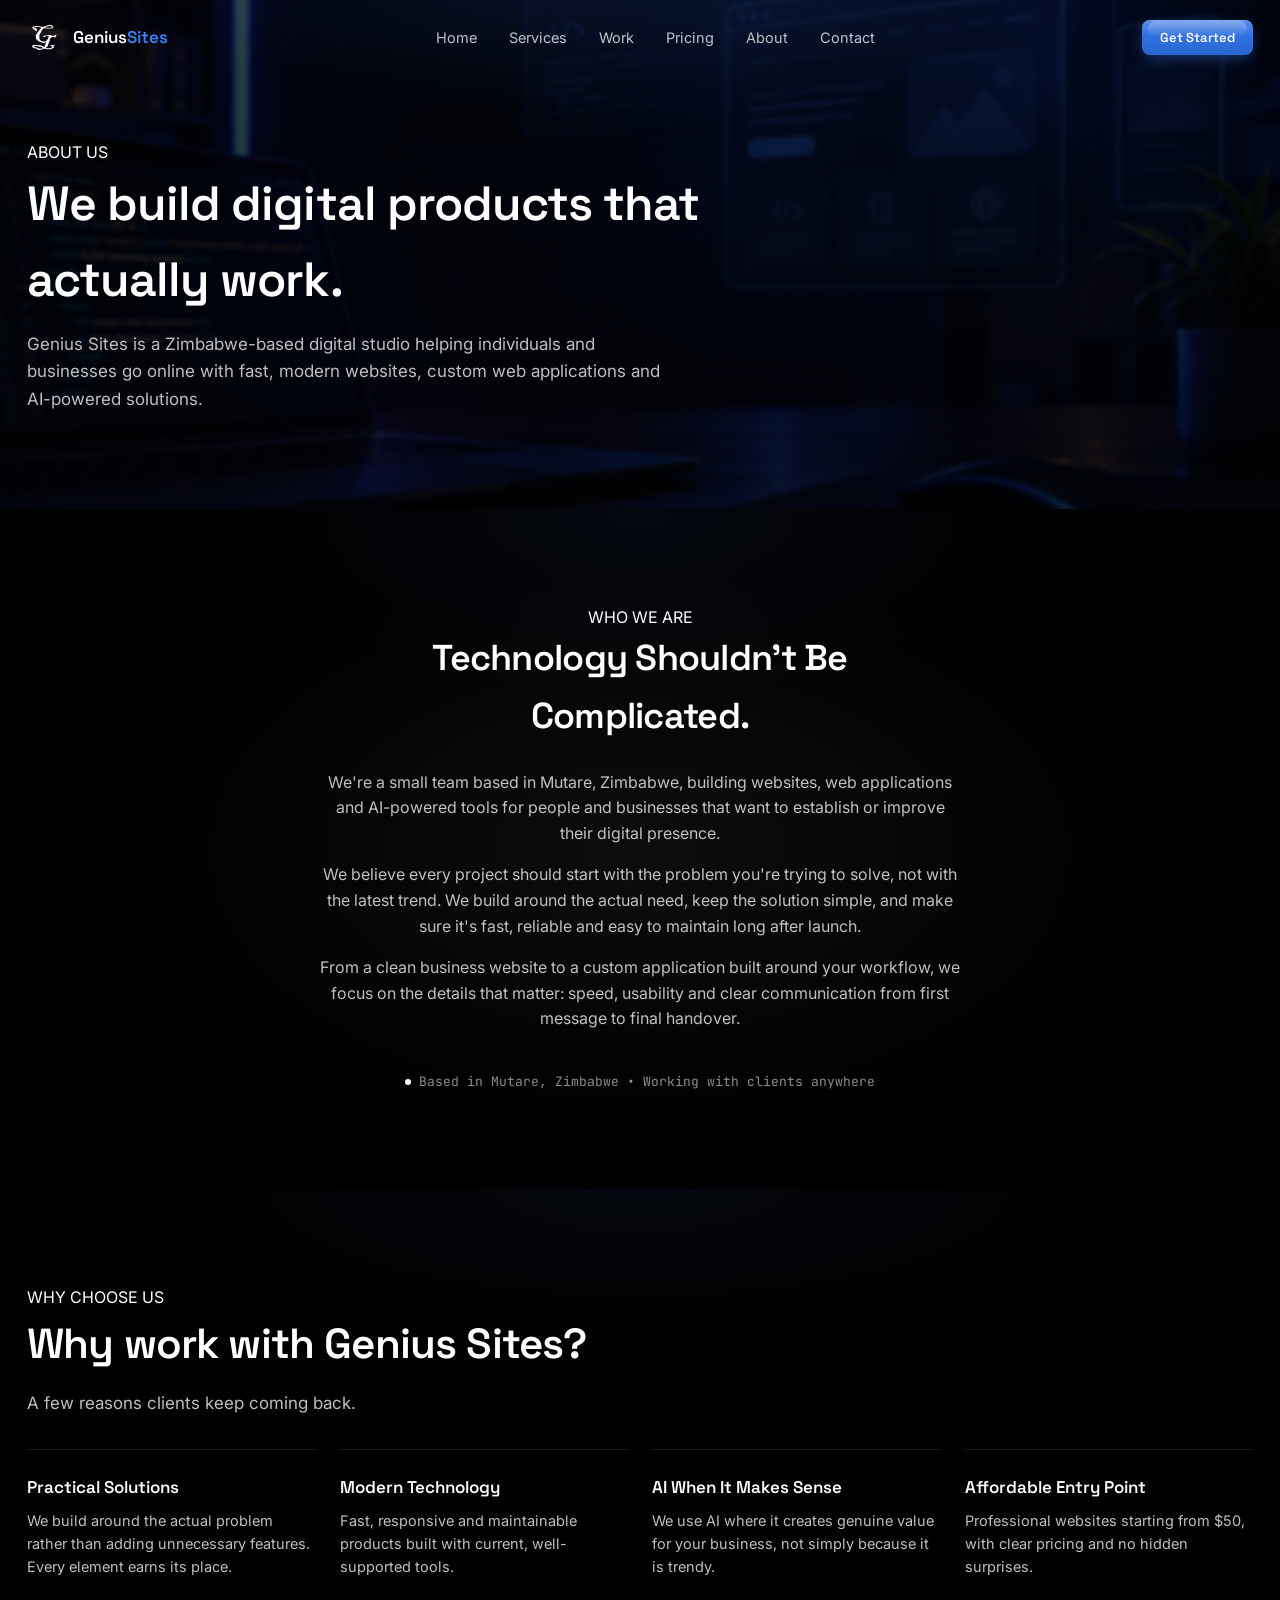
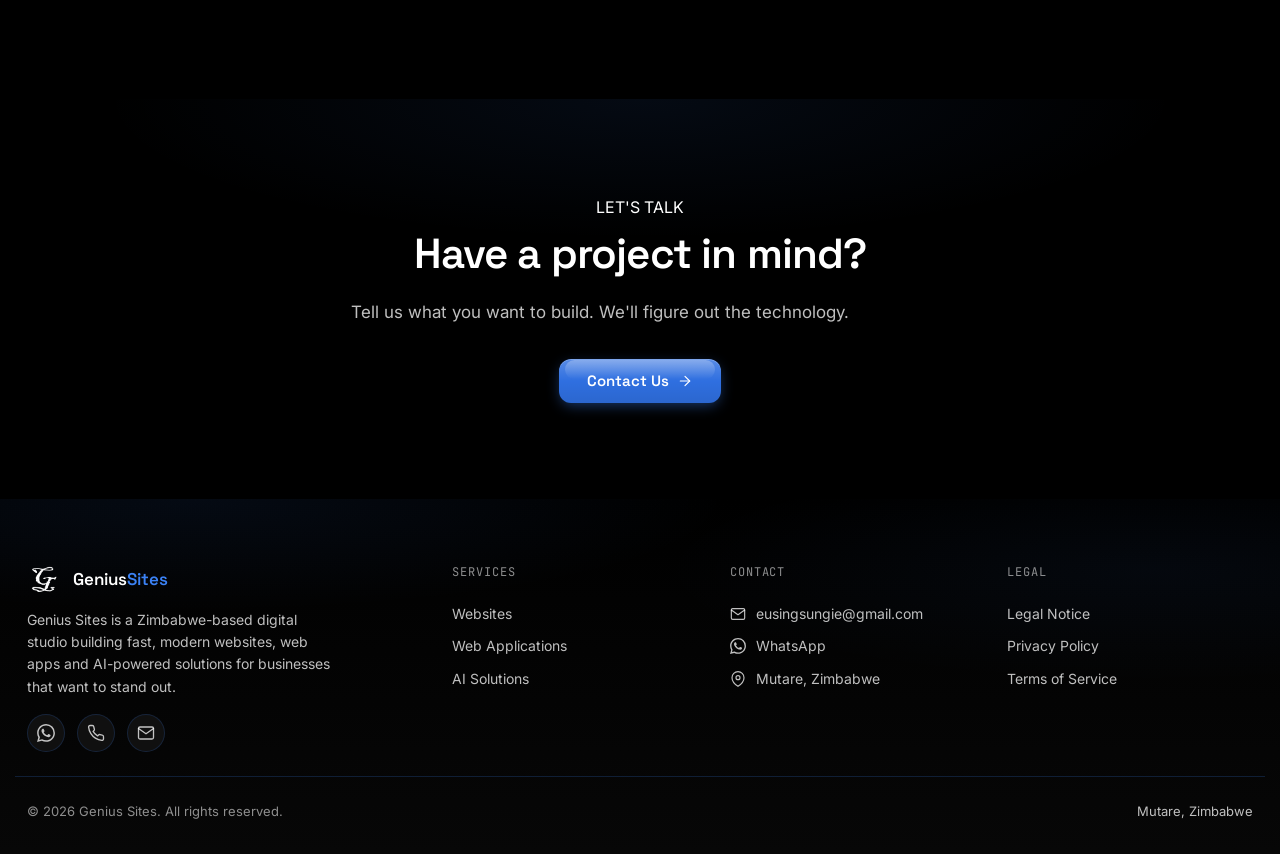
<file: about.html>
<!DOCTYPE html>
<html lang="en" class="no-js">
<head>
<script>document.documentElement.classList.replace('no-js','js');</script>
<meta charset="UTF-8">
<meta name="viewport" content="width=device-width, initial-scale=1.0">
<title>About Us — Genius Sites</title>
<meta name="description" content="Learn about Genius Sites, a Zimbabwe-based digital studio building fast, modern websites, custom web applications and AI-powered solutions — and why businesses choose to work with us.">
<link rel="icon" type="image/png" href="assets/icons/logo.png">
<link rel="canonical" href="https://www.geniusites.co.zw/about.html">
<meta property="og:type" content="website">
<meta property="og:site_name" content="Genius Sites">
<meta property="og:title" content="About Us — Genius Sites">
<meta property="og:description" content="Learn about Genius Sites, a Zimbabwe-based digital studio building fast, modern websites, custom web applications and AI-powered solutions — and why businesses choose to work with us.">
<meta property="og:url" content="https://www.geniusites.co.zw/about.html">
<meta property="og:image" content="https://www.geniusites.co.zw/assets/images/burner.png">
<meta property="og:image:width" content="1774">
<meta property="og:image:height" content="887">
<meta name="twitter:card" content="summary_large_image">
<meta name="twitter:title" content="About Us — Genius Sites">
<meta name="twitter:description" content="Learn about Genius Sites, a Zimbabwe-based digital studio building fast, modern websites, custom web applications and AI-powered solutions — and why businesses choose to work with us.">
<meta name="twitter:image" content="https://www.geniusites.co.zw/assets/images/burner.png">
<link rel="preconnect" href="https://fonts.googleapis.com">
<link rel="preconnect" href="https://fonts.gstatic.com" crossorigin>
<link href="https://fonts.googleapis.com/css2?family=Space+Grotesk:wght@400;500;600;700&family=Inter:wght@400;500;600;700&family=JetBrains+Mono:wght@400;500&display=swap" rel="stylesheet">
<link rel="stylesheet" href="css/style.css">
<link rel="stylesheet" href="css/responsive.css">
</head>
<body>
<!-- ============ NAVBAR ============ -->
<header class="navbar" id="navbar">
  <div class="navbar__inner container">
    <a href="index.html" class="navbar__brand" aria-label="Genius Sites — home">
      <img src="assets/icons/logo.png" alt="Genius Sites logo" class="navbar__logo">
      <span class="navbar__name">Genius<span class="navbar__name-accent">Sites</span></span>
    </a>

    <nav class="navbar__nav" id="primary-nav" aria-label="Primary">
      <a href="index.html#home" class="navbar__link">Home</a>
      <a href="index.html#services" class="navbar__link">Services</a>
      <a href="index.html#work" class="navbar__link">Work</a>
      <a href="index.html#pricing" class="navbar__link">Pricing</a>
      <a href="about.html" class="navbar__link">About</a>
      <a href="index.html#contact" class="navbar__link">Contact</a>
    </nav>

    <div class="navbar__actions">
      <a href="index.html#contact" class="btn btn--primary btn--sm navbar__cta">Get Started</a>
      <button class="navbar__toggle" id="navToggle" aria-expanded="false" aria-controls="mobileNav" aria-label="Open menu">
        <span class="navbar__toggle-line"></span>
        <span class="navbar__toggle-line"></span>
        <span class="navbar__toggle-line"></span>
      </button>
    </div>
  </div>

</header>

<div class="mobile-nav" id="mobileNav" data-state="closed">
  <nav aria-label="Mobile">
    <a href="index.html#home" class="mobile-nav__link">Home</a>
    <a href="index.html#services" class="mobile-nav__link">Services</a>
    <a href="index.html#work" class="mobile-nav__link">Work</a>
    <a href="index.html#pricing" class="mobile-nav__link">Pricing</a>
    <a href="about.html" class="mobile-nav__link">About</a>
    <a href="index.html#contact" class="mobile-nav__link">Contact</a>
  </nav>
  <a href="index.html#contact" class="btn btn--primary mobile-nav__cta">Get Started <svg class="icon" viewBox="0 0 24 24" fill="none" stroke-width="1.75" stroke-linecap="round" stroke-linejoin="round" aria-hidden="true"><line x1="5" y1="12" x2="19" y2="12"></line><polyline points="12 5 19 12 12 19"></polyline></svg></a>
</div>

<main id="main">

  <!-- ============ ABOUT PAGE HERO ============ -->
  <section class="page-hero" aria-labelledby="about-hero-heading">
    <div class="container">
      <div class="section-head">
        <p class="eyebrow">ABOUT US</p>
        <h1 id="about-hero-heading" class="section-head__title">We build digital products that actually work.</h1>
        <p class="section-head__sub">Genius Sites is a Zimbabwe-based digital studio helping individuals and businesses go online with fast, modern websites, custom web applications and AI-powered solutions.</p>
      </div>
    </div>
  </section>

  <!-- ============ ABOUT ============ -->
  <section class="about" aria-label="Who we are">
    <div class="container about__container">
      <div class="about__content">
        <p class="eyebrow">WHO WE ARE</p>
        <h2 class="about__title">Technology Shouldn't Be Complicated.</h2>
        <p class="about__text">We're a small team based in Mutare, Zimbabwe, building websites, web applications and AI-powered tools for people and businesses that want to establish or improve their digital presence.</p>
        <p class="about__text">We believe every project should start with the problem you're trying to solve, not with the latest trend. We build around the actual need, keep the solution simple, and make sure it's fast, reliable and easy to maintain long after launch.</p>
        <p class="about__text">From a clean business website to a custom application built around your workflow, we focus on the details that matter: speed, usability and clear communication from first message to final handover.</p>
        <p class="about__location"><span class="about__location-dot" aria-hidden="true"></span>Based in Mutare, Zimbabwe &bull; Working with clients anywhere</p>
      </div>
    </div>
  </section>

  <!-- ============ WHY CHOOSE US ============ -->
  <section class="values" aria-label="Why choose us">
    <div class="container">
      <div class="section-head">
        <p class="eyebrow">WHY CHOOSE US</p>
        <h2 class="section-head__title">Why work with Genius Sites?</h2>
        <p class="section-head__sub">A few reasons clients keep coming back.</p>
      </div>

      <div class="values-grid">
        <div class="value-card reveal-on-scroll">
          <h3 class="value-card__title">Practical Solutions</h3>
          <p class="value-card__desc">We build around the actual problem rather than adding unnecessary features. Every element earns its place.</p>
        </div>
        <div class="value-card reveal-on-scroll">
          <h3 class="value-card__title">Modern Technology</h3>
          <p class="value-card__desc">Fast, responsive and maintainable products built with current, well-supported tools.</p>
        </div>
        <div class="value-card reveal-on-scroll">
          <h3 class="value-card__title">AI When It Makes Sense</h3>
          <p class="value-card__desc">We use AI where it creates genuine value for your business, not simply because it is trendy.</p>
        </div>
        <div class="value-card reveal-on-scroll">
          <h3 class="value-card__title">Affordable Entry Point</h3>
          <p class="value-card__desc">Professional websites starting from $50, with clear pricing and no hidden surprises.</p>
        </div>
      </div>
    </div>
  </section>

  <!-- ============ CTA ============ -->
  <section class="about-cta" aria-label="Start a project">
    <div class="container">
      <div class="section-head">
        <p class="eyebrow">LET'S TALK</p>
        <h2 class="section-head__title">Have a project in mind?</h2>
        <p class="section-head__sub">Tell us what you want to build. We'll figure out the technology.</p>
      </div>
      <div class="about-cta__actions">
        <a href="contact.html" class="btn btn--primary btn--lg">Contact Us
          <svg class="icon" viewBox="0 0 24 24" fill="none" stroke-width="1.75" stroke-linecap="round" stroke-linejoin="round" aria-hidden="true"><line x1="5" y1="12" x2="19" y2="12"></line><polyline points="12 5 19 12 12 19"></polyline></svg>
        </a>
      </div>
    </div>
  </section>

</main>

<!-- ============ FOOTER ============ -->
<footer class="footer">
  <div class="container footer__inner">
    <div class="footer__brand">
      <a href="index.html" class="navbar__brand">
        <img src="assets/icons/logo.png" alt="Genius Sites logo" class="navbar__logo">
        <span class="navbar__name">Genius<span class="navbar__name-accent">Sites</span></span>
      </a>
      <p class="footer__about">Genius Sites is a Zimbabwe-based digital studio building fast, modern websites, web apps and AI-powered solutions for businesses that want to stand out.</p>
      <div class="footer__social">
        <a href="https://wa.me/263776398294" class="footer__social-link" target="_blank" rel="noopener" aria-label="WhatsApp">
          <svg class="icon" viewBox="0 0 24 24" fill="currentColor" stroke="none" aria-hidden="true"><path d="M17.472 14.382c-.297-.149-1.758-.867-2.03-.967-.273-.099-.471-.148-.67.15-.197.297-.767.966-.94 1.164-.173.199-.347.223-.644.075-.297-.15-1.255-.463-2.39-1.475-.883-.788-1.48-1.761-1.653-2.059-.173-.297-.018-.458.13-.606.134-.133.298-.347.446-.52.149-.174.198-.298.298-.497.099-.198.05-.371-.025-.52-.075-.149-.669-1.612-.916-2.207-.242-.579-.487-.5-.669-.51-.173-.008-.371-.01-.57-.01-.198 0-.52.074-.792.372-.272.297-1.04 1.016-1.04 2.479 0 1.462 1.065 2.875 1.213 3.074.149.198 2.096 3.2 5.077 4.487.709.306 1.262.489 1.694.625.712.227 1.36.195 1.871.118.571-.085 1.758-.719 2.006-1.413.248-.694.248-1.289.173-1.413-.074-.124-.272-.198-.57-.347m-5.421 7.403h-.004a9.87 9.87 0 01-5.031-1.378l-.361-.214-3.741.982.998-3.648-.235-.374a9.86 9.86 0 01-1.51-5.26c.001-5.45 4.436-9.884 9.888-9.884 2.64 0 5.122 1.03 6.988 2.898a9.825 9.825 0 012.893 6.994c-.003 5.45-4.437 9.884-9.885 9.884m8.413-18.297A11.815 11.815 0 0012.05 0C5.495 0 .16 5.335.157 11.892c0 2.096.547 4.142 1.588 5.945L.057 24l6.305-1.654a11.882 11.882 0 005.683 1.448h.005c6.554 0 11.89-5.335 11.893-11.893a11.821 11.821 0 00-3.48-8.413z"></path></svg>
        </a>
        <a href="tel:+263776398294" class="footer__social-link" aria-label="Call +263 776 398 294">
          <svg class="icon" viewBox="0 0 24 24" fill="none" stroke-width="1.75" stroke-linecap="round" stroke-linejoin="round" aria-hidden="true"><path d="M22 16.92v3a2 2 0 0 1-2.18 2 19.79 19.79 0 0 1-8.63-3.07 19.5 19.5 0 0 1-6-6 19.79 19.79 0 0 1-3.07-8.67A2 2 0 0 1 4.11 2h3a2 2 0 0 1 2 1.72 12.84 12.84 0 0 0 .7 2.81 2 2 0 0 1-.45 2.11L8.09 9.91a16 16 0 0 0 6 6l1.27-1.27a2 2 0 0 1 2.11-.45 12.84 12.84 0 0 0 2.81.7A2 2 0 0 1 22 16.92z"></path></svg>
        </a>
        <a href="mailto:eusingsungie@gmail.com" class="footer__social-link" aria-label="Email eusingsungie@gmail.com">
          <svg class="icon" viewBox="0 0 24 24" fill="none" stroke-width="1.75" stroke-linecap="round" stroke-linejoin="round" aria-hidden="true"><path d="M4 4h16c1.1 0 2 .9 2 2v12c0 1.1-.9 2-2 2H4c-1.1 0-2-.9-2-2V6c0-1.1.9-2 2-2z"></path><polyline points="22 6 12 13 2 6"></polyline></svg>
        </a>
      </div>
    </div>

    <div class="footer__col">
      <h4>Services</h4>
      <a href="index.html#services">Websites</a>
      <a href="index.html#services">Web Applications</a>
      <a href="index.html#services">AI Solutions</a>
    </div>

    <div class="footer__col">
      <h4>Contact</h4>
      <a href="mailto:eusingsungie@gmail.com" class="footer__contact">
        <svg class="icon" viewBox="0 0 24 24" fill="none" stroke-width="1.75" stroke-linecap="round" stroke-linejoin="round" aria-hidden="true"><path d="M4 4h16c1.1 0 2 .9 2 2v12c0 1.1-.9 2-2 2H4c-1.1 0-2-.9-2-2V6c0-1.1.9-2 2-2z"></path><polyline points="22 6 12 13 2 6"></polyline></svg>
        <span>eusingsungie@gmail.com</span>
      </a>
      <a href="https://wa.me/263776398294" target="_blank" rel="noopener" class="footer__contact">
        <svg class="icon" viewBox="0 0 24 24" fill="currentColor" stroke="none" aria-hidden="true"><path d="M17.472 14.382c-.297-.149-1.758-.867-2.03-.967-.273-.099-.471-.148-.67.15-.197.297-.767.966-.94 1.164-.173.199-.347.223-.644.075-.297-.15-1.255-.463-2.39-1.475-.883-.788-1.48-1.761-1.653-2.059-.173-.297-.018-.458.13-.606.134-.133.298-.347.446-.52.149-.174.198-.298.298-.497.099-.198.05-.371-.025-.52-.075-.149-.669-1.612-.916-2.207-.242-.579-.487-.5-.669-.51-.173-.008-.371-.01-.57-.01-.198 0-.52.074-.792.372-.272.297-1.04 1.016-1.04 2.479 0 1.462 1.065 2.875 1.213 3.074.149.198 2.096 3.2 5.077 4.487.709.306 1.262.489 1.694.625.712.227 1.36.195 1.871.118.571-.085 1.758-.719 2.006-1.413.248-.694.248-1.289.173-1.413-.074-.124-.272-.198-.57-.347m-5.421 7.403h-.004a9.87 9.87 0 01-5.031-1.378l-.361-.214-3.741.982.998-3.648-.235-.374a9.86 9.86 0 01-1.51-5.26c.001-5.45 4.436-9.884 9.888-9.884 2.64 0 5.122 1.03 6.988 2.898a9.825 9.825 0 012.893 6.994c-.003 5.45-4.437 9.884-9.885 9.884m8.413-18.297A11.815 11.815 0 0012.05 0C5.495 0 .16 5.335.157 11.892c0 2.096.547 4.142 1.588 5.945L.057 24l6.305-1.654a11.882 11.882 0 005.683 1.448h.005c6.554 0 11.89-5.335 11.893-11.893a11.821 11.821 0 00-3.48-8.413z"></path></svg>
        <span>WhatsApp</span>
      </a>
      <span class="footer__placeholder footer__contact">
        <svg class="icon" viewBox="0 0 24 24" fill="none" stroke-width="1.75" stroke-linecap="round" stroke-linejoin="round" aria-hidden="true"><path d="M21 10c0 7-9 13-9 13s-9-6-9-13a9 9 0 0 1 18 0z"></path><circle cx="12" cy="10" r="3"></circle></svg>
        <span>Mutare, Zimbabwe</span>
      </span>
    </div>

    <div class="footer__col">
      <h4>Legal</h4>
      <a href="legal.html#legal-notice">Legal Notice</a>
      <a href="legal.html#privacy-policy">Privacy Policy</a>
      <a href="legal.html#terms-of-service">Terms of Service</a>
    </div>
  </div>

  <div class="container footer__bottom">
    <p>© 2026 Genius Sites. All rights reserved.</p>
    <p class="footer__location">Mutare, Zimbabwe</p>
  </div>
</footer>

<script src="js/animations.js" defer></script>
<script src="js/main.js" defer></script>
</body>
</html>
</file>
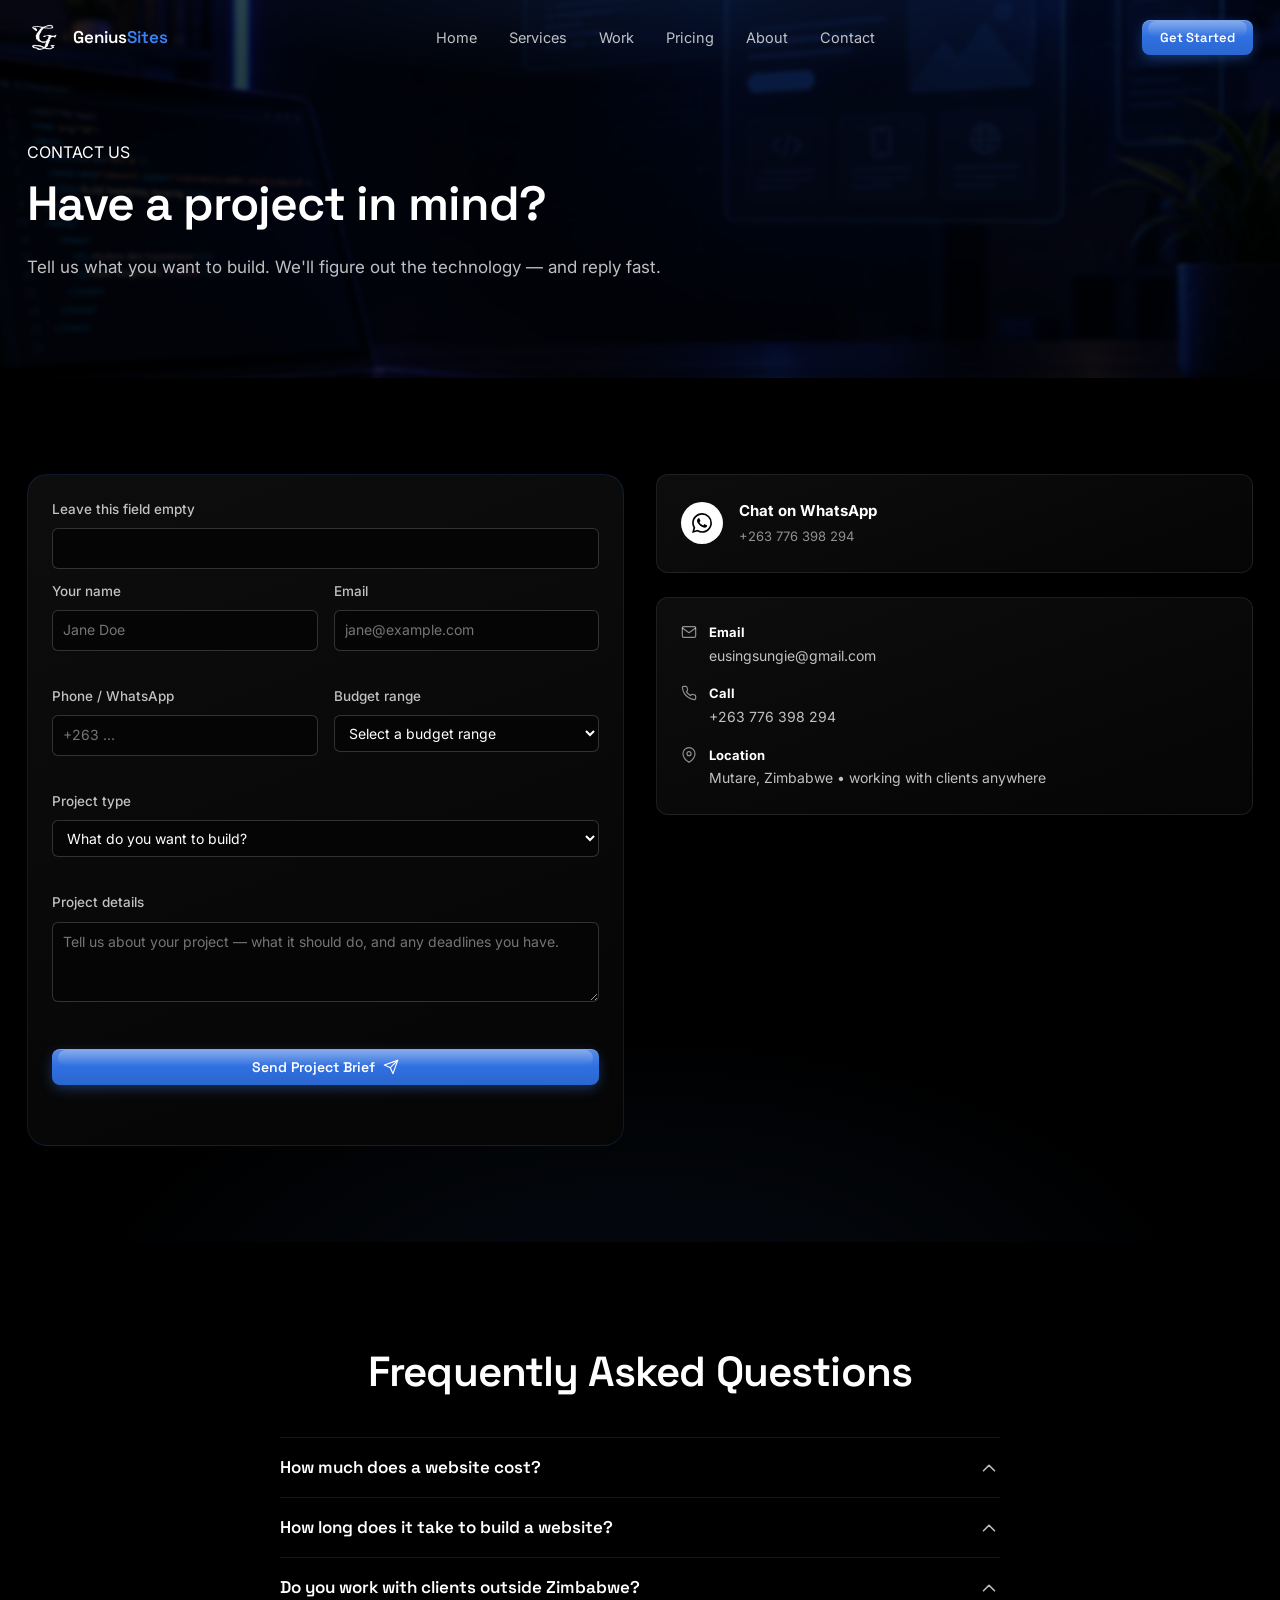
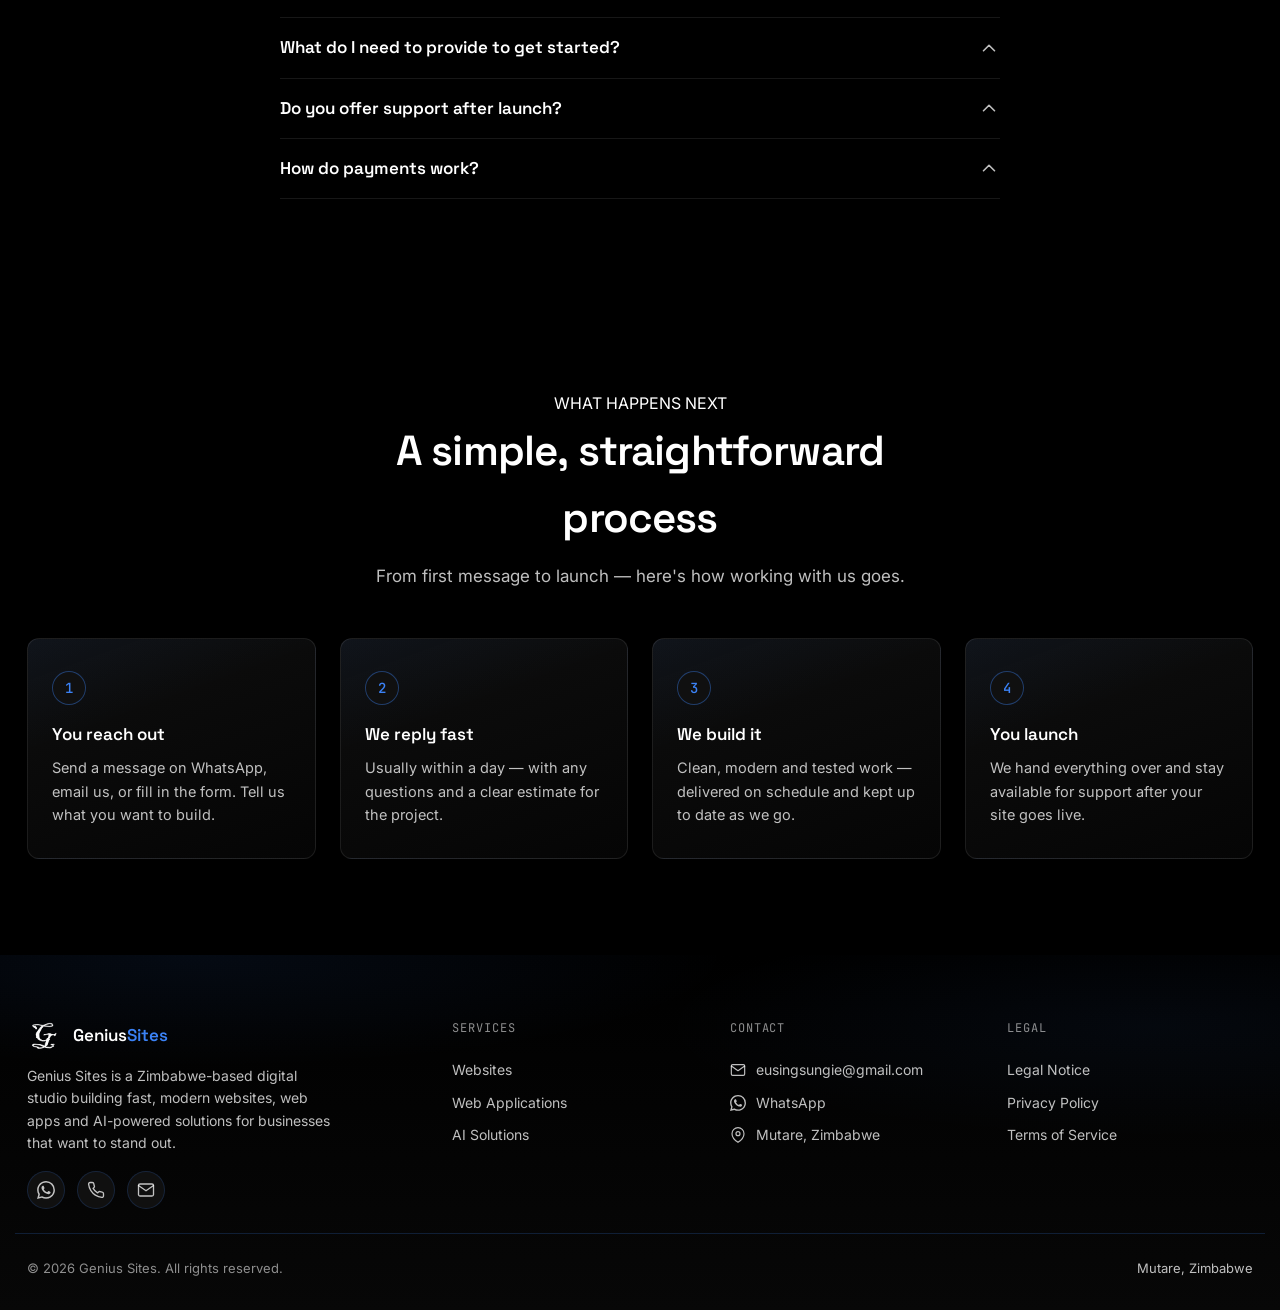
<file: contact.html>
<!DOCTYPE html>
<html lang="en" class="no-js">
<head>
<script>document.documentElement.classList.replace('no-js','js');</script>
<meta charset="UTF-8">
<meta name="viewport" content="width=device-width, initial-scale=1.0">
<title>Contact Us — Genius Sites</title>
<meta name="description" content="Get in touch with Genius Sites. Chat on WhatsApp, email us, or send a project brief. We reply fast and will help you plan your website, web app or AI solution.">
<link rel="icon" type="image/png" href="assets/icons/logo.png">
<link rel="canonical" href="https://www.geniusites.co.zw/contact.html">
<meta property="og:type" content="website">
<meta property="og:site_name" content="Genius Sites">
<meta property="og:title" content="Contact Us — Genius Sites">
<meta property="og:description" content="Get in touch with Genius Sites. Chat on WhatsApp, email us, or send a project brief. We reply fast and will help you plan your website, web app or AI solution.">
<meta property="og:url" content="https://www.geniusites.co.zw/contact.html">
<meta property="og:image" content="https://www.geniusites.co.zw/assets/images/burner.png">
<meta property="og:image:width" content="1774">
<meta property="og:image:height" content="887">
<meta name="twitter:card" content="summary_large_image">
<meta name="twitter:title" content="Contact Us — Genius Sites">
<meta name="twitter:description" content="Get in touch with Genius Sites. Chat on WhatsApp, email us, or send a project brief. We reply fast and will help you plan your website, web app or AI solution.">
<meta name="twitter:image" content="https://www.geniusites.co.zw/assets/images/burner.png">
<link rel="preconnect" href="https://fonts.googleapis.com">
<link rel="preconnect" href="https://fonts.gstatic.com" crossorigin>
<link href="https://fonts.googleapis.com/css2?family=Space+Grotesk:wght@400;500;600;700&family=Inter:wght@400;500;600;700&family=JetBrains+Mono:wght@400;500&display=swap" rel="stylesheet">
<link rel="stylesheet" href="css/style.css">
<link rel="stylesheet" href="css/responsive.css">
</head>
<body>
<!-- ============ NAVBAR ============ -->
<header class="navbar" id="navbar">
  <div class="navbar__inner container">
    <a href="index.html" class="navbar__brand" aria-label="Genius Sites — home">
      <img src="assets/icons/logo.png" alt="Genius Sites logo" class="navbar__logo">
      <span class="navbar__name">Genius<span class="navbar__name-accent">Sites</span></span>
    </a>

    <nav class="navbar__nav" id="primary-nav" aria-label="Primary">
      <a href="index.html#home" class="navbar__link">Home</a>
      <a href="index.html#services" class="navbar__link">Services</a>
      <a href="index.html#work" class="navbar__link">Work</a>
      <a href="index.html#pricing" class="navbar__link">Pricing</a>
      <a href="about.html" class="navbar__link">About</a>
      <a href="contact.html" class="navbar__link">Contact</a>
    </nav>

    <div class="navbar__actions">
      <a href="contact.html" class="btn btn--primary btn--sm navbar__cta">Get Started</a>
      <button class="navbar__toggle" id="navToggle" aria-expanded="false" aria-controls="mobileNav" aria-label="Open menu">
        <span class="navbar__toggle-line"></span>
        <span class="navbar__toggle-line"></span>
        <span class="navbar__toggle-line"></span>
      </button>
    </div>
  </div>

</header>

<div class="mobile-nav" id="mobileNav" data-state="closed">
  <nav aria-label="Mobile">
    <a href="index.html#home" class="mobile-nav__link">Home</a>
    <a href="index.html#services" class="mobile-nav__link">Services</a>
    <a href="index.html#work" class="mobile-nav__link">Work</a>
    <a href="index.html#pricing" class="mobile-nav__link">Pricing</a>
    <a href="about.html" class="mobile-nav__link">About</a>
    <a href="contact.html" class="mobile-nav__link">Contact</a>
  </nav>
  <a href="contact.html" class="btn btn--primary mobile-nav__cta">Get Started <svg class="icon" viewBox="0 0 24 24" fill="none" stroke-width="1.75" stroke-linecap="round" stroke-linejoin="round" aria-hidden="true"><line x1="5" y1="12" x2="19" y2="12"></line><polyline points="12 5 19 12 12 19"></polyline></svg></a>
</div>

<main id="main">

  <!-- ============ CONTACT PAGE HERO ============ -->
  <section class="page-hero" aria-labelledby="contact-hero-heading">
    <div class="container">
      <div class="section-head">
        <p class="eyebrow">CONTACT US</p>
        <h1 id="contact-hero-heading" class="section-head__title">Have a project in mind?</h1>
        <p class="section-head__sub">Tell us what you want to build. We'll figure out the technology — and reply fast.</p>
      </div>
    </div>
  </section>

  <!-- ============ CONTACT ============ -->
  <section class="contact" aria-label="Contact details and project form">
    <div class="container">
      <div class="contact-page__inner">
        <form class="contact-form contact-form--compact" id="contactForm" novalidate>
          <div class="form-field" hidden>
            <label for="gotcha">Leave this field empty</label>
            <input type="text" id="gotcha" name="_gotcha" tabindex="-1" autocomplete="off">
          </div>
          <div class="form-row">
            <div class="form-field">
              <label for="fName">Your name</label>
              <input type="text" id="fName" name="name" placeholder="Jane Doe" autocomplete="name">
              <span class="form-error" id="err-fName"></span>
            </div>
            <div class="form-field">
              <label for="fEmail">Email</label>
              <input type="email" id="fEmail" name="email" placeholder="jane@example.com" autocomplete="email">
              <span class="form-error" id="err-fEmail"></span>
            </div>
          </div>

          <div class="form-row">
            <div class="form-field">
              <label for="fPhone">Phone / WhatsApp</label>
              <input type="tel" id="fPhone" name="phone" placeholder="+263 ..." autocomplete="tel">
              <span class="form-error" id="err-fPhone"></span>
            </div>
            <div class="form-field">
              <label for="fBudget">Budget range</label>
              <select id="fBudget" name="budget">
                <option value="">Select a budget range</option>
                <option>Under $50</option>
                <option>$50 – $150</option>
                <option>$150 – $500</option>
                <option>$500+</option>
                <option>Not sure yet</option>
              </select>
              <span class="form-error" id="err-fBudget"></span>
            </div>
          </div>

          <div class="form-field">
            <label for="fType">Project type</label>
            <select id="fType" name="type">
              <option value="">What do you want to build?</option>
              <option>Website</option>
              <option>Web Application</option>
              <option>AI Solution</option>
              <option>Something else</option>
            </select>
            <span class="form-error" id="err-fType"></span>
          </div>

          <div class="form-field">
            <label for="fDesc">Project details</label>
            <textarea id="fDesc" name="details" placeholder="Tell us about your project — what it should do, and any deadlines you have."></textarea>
            <span class="form-error" id="err-fDesc"></span>
          </div>

          <button type="submit" class="btn btn--primary contact-form__submit">Send Project Brief
            <svg class="icon" viewBox="0 0 24 24" fill="none" stroke-width="1.75" stroke-linecap="round" stroke-linejoin="round" aria-hidden="true"><line x1="22" y1="2" x2="11" y2="13"></line><polygon points="22 2 15 22 11 13 2 9 22 2"></polygon></svg>
          </button>
          <p class="contact-form__note" id="formNote" role="status"></p>
        </form>

        <aside class="contact-aside contact-aside--center reveal-on-scroll">
          <a href="https://wa.me/263776398294" class="whatsapp-cta" target="_blank" rel="noopener">
            <span class="whatsapp-cta__icon" aria-hidden="true"><svg class="icon icon--lg" viewBox="0 0 24 24" fill="currentColor" stroke="none" aria-hidden="true"><path d="M17.472 14.382c-.297-.149-1.758-.867-2.03-.967-.273-.099-.471-.148-.67.15-.197.297-.767.966-.94 1.164-.173.199-.347.223-.644.075-.297-.15-1.255-.463-2.39-1.475-.883-.788-1.48-1.761-1.653-2.059-.173-.297-.018-.458.13-.606.134-.133.298-.347.446-.52.149-.174.198-.298.298-.497.099-.198.05-.371-.025-.52-.075-.149-.669-1.612-.916-2.207-.242-.579-.487-.5-.669-.51-.173-.008-.371-.01-.57-.01-.198 0-.52.074-.792.372-.272.297-1.04 1.016-1.04 2.479 0 1.462 1.065 2.875 1.213 3.074.149.198 2.096 3.2 5.077 4.487.709.306 1.262.489 1.694.625.712.227 1.36.195 1.871.118.571-.085 1.758-.719 2.006-1.413.248-.694.248-1.289.173-1.413-.074-.124-.272-.198-.57-.347m-5.421 7.403h-.004a9.87 9.87 0 01-5.031-1.378l-.361-.214-3.741.982.998-3.648-.235-.374a9.86 9.86 0 01-1.51-5.26c.001-5.45 4.436-9.884 9.888-9.884 2.64 0 5.122 1.03 6.988 2.898a9.825 9.825 0 012.893 6.994c-.003 5.45-4.437 9.884-9.885 9.884m8.413-18.297A11.815 11.815 0 0012.05 0C5.495 0 .16 5.335.157 11.892c0 2.096.547 4.142 1.588 5.945L.057 24l6.305-1.654a11.882 11.882 0 005.683 1.448h.005c6.554 0 11.89-5.335 11.893-11.893a11.821 11.821 0 00-3.48-8.413z"></path></svg></span>
            <span>
              <strong>Chat on WhatsApp</strong>
              <small>+263 776 398 294</small>
            </span>
          </a>
          <div class="contact-aside__info">
            <p>
              <svg class="icon" viewBox="0 0 24 24" fill="none" stroke-width="1.75" stroke-linecap="round" stroke-linejoin="round" aria-hidden="true"><path d="M4 4h16c1.1 0 2 .9 2 2v12c0 1.1-.9 2-2 2H4c-1.1 0-2-.9-2-2V6c0-1.1.9-2 2-2z"></path><polyline points="22 6 12 13 2 6"></polyline></svg>
              <span><strong>Email</strong><a href="mailto:eusingsungie@gmail.com">eusingsungie@gmail.com</a></span>
            </p>
            <p>
              <svg class="icon" viewBox="0 0 24 24" fill="none" stroke-width="1.75" stroke-linecap="round" stroke-linejoin="round" aria-hidden="true"><path d="M22 16.92v3a2 2 0 0 1-2.18 2 19.79 19.79 0 0 1-8.63-3.07 19.5 19.5 0 0 1-6-6 19.79 19.79 0 0 1-3.07-8.67A2 2 0 0 1 4.11 2h3a2 2 0 0 1 2 1.72 12.84 12.84 0 0 0 .7 2.81 2 2 0 0 1-.45 2.11L8.09 9.91a16 16 0 0 0 6 6l1.27-1.27a2 2 0 0 1 2.11-.45 12.84 12.84 0 0 0 2.81.7A2 2 0 0 1 22 16.92z"></path></svg>
              <span><strong>Call</strong><a href="tel:+263776398294">+263 776 398 294</a></span>
            </p>
            <p>
              <svg class="icon" viewBox="0 0 24 24" fill="none" stroke-width="1.75" stroke-linecap="round" stroke-linejoin="round" aria-hidden="true"><path d="M21 10c0 7-9 13-9 13s-9-6-9-13a9 9 0 0 1 18 0z"></path><circle cx="12" cy="10" r="3"></circle></svg>
              <span><strong>Location</strong><span>Mutare, Zimbabwe &bull; working with clients anywhere</span></span>
            </p>
          </div>
        </aside>
      </div>
    </div>
  </section>

  <!-- ============ FAQ ============ -->
  <section class="faq" aria-label="Frequently asked questions">
    <div class="container">
      <div class="section-head">
        <h2 class="section-head__title">Frequently Asked Questions</h2>
      </div>
      <div class="faq__list">
        <div class="faq__item">
          <h3>
            <button class="faq__question" aria-expanded="false">
              <span>How much does a website cost?</span>
              <svg class="faq__icon" viewBox="0 0 24 24" fill="none" stroke-width="1.75" stroke-linecap="round" stroke-linejoin="round" aria-hidden="true"><polyline points="6 15 12 9 18 15"></polyline></svg>
            </button>
          </h3>
          <div class="faq__answer">
            <div class="faq__answer-inner">
              <p>Professional websites start from $50. The final price depends on the size and complexity of the project — we'll send you a clear, fixed estimate before any work begins.</p>
            </div>
          </div>
        </div>

        <div class="faq__item">
          <h3>
            <button class="faq__question" aria-expanded="false">
              <span>How long does it take to build a website?</span>
              <svg class="faq__icon" viewBox="0 0 24 24" fill="none" stroke-width="1.75" stroke-linecap="round" stroke-linejoin="round" aria-hidden="true"><polyline points="6 15 12 9 18 15"></polyline></svg>
            </button>
          </h3>
          <div class="faq__answer">
            <div class="faq__answer-inner">
              <p>Most simple websites are ready within one to two weeks. Larger web applications take longer. We agree on a realistic timeline upfront and keep you updated throughout.</p>
            </div>
          </div>
        </div>

        <div class="faq__item">
          <h3>
            <button class="faq__question" aria-expanded="false">
              <span>Do you work with clients outside Zimbabwe?</span>
              <svg class="faq__icon" viewBox="0 0 24 24" fill="none" stroke-width="1.75" stroke-linecap="round" stroke-linejoin="round" aria-hidden="true"><polyline points="6 15 12 9 18 15"></polyline></svg>
            </button>
          </h3>
          <div class="faq__answer">
            <div class="faq__answer-inner">
              <p>Yes. We work with clients anywhere in the world — everything is handled online, from the first message to the final handover.</p>
            </div>
          </div>
        </div>

        <div class="faq__item">
          <h3>
            <button class="faq__question" aria-expanded="false">
              <span>What do I need to provide to get started?</span>
              <svg class="faq__icon" viewBox="0 0 24 24" fill="none" stroke-width="1.75" stroke-linecap="round" stroke-linejoin="round" aria-hidden="true"><polyline points="6 15 12 9 18 15"></polyline></svg>
            </button>
          </h3>
          <div class="faq__answer">
            <div class="faq__answer-inner">
              <p>Just your idea. We'll help you with the rest — content, images, domain and hosting, and anything else the project needs.</p>
            </div>
          </div>
        </div>

        <div class="faq__item">
          <h3>
            <button class="faq__question" aria-expanded="false">
              <span>Do you offer support after launch?</span>
              <svg class="faq__icon" viewBox="0 0 24 24" fill="none" stroke-width="1.75" stroke-linecap="round" stroke-linejoin="round" aria-hidden="true"><polyline points="6 15 12 9 18 15"></polyline></svg>
            </button>
          </h3>
          <div class="faq__answer">
            <div class="faq__answer-inner">
              <p>Yes. After your site goes live, we stay available for fixes, updates and small changes.</p>
            </div>
          </div>
        </div>

        <div class="faq__item">
          <h3>
            <button class="faq__question" aria-expanded="false">
              <span>How do payments work?</span>
              <svg class="faq__icon" viewBox="0 0 24 24" fill="none" stroke-width="1.75" stroke-linecap="round" stroke-linejoin="round" aria-hidden="true"><polyline points="6 15 12 9 18 15"></polyline></svg>
            </button>
          </h3>
          <div class="faq__answer">
            <div class="faq__answer-inner">
              <p>Typically a deposit when we start and the balance on completion. Payment terms are agreed in writing before work begins.</p>
            </div>
          </div>
        </div>
      </div>
    </div>
  </section>

  <!-- ============ WHAT HAPPENS NEXT ============ -->
  <section class="process" aria-label="What happens next">
    <div class="container">
      <div class="section-head">
        <p class="eyebrow">WHAT HAPPENS NEXT</p>
        <h2 class="section-head__title">A simple, straightforward process</h2>
        <p class="section-head__sub">From first message to launch — here's how working with us goes.</p>
      </div>

      <div class="process-grid">
        <div class="process-card reveal-on-scroll">
          <span class="process-card__num" aria-hidden="true">1</span>
          <h3 class="process-card__title">You reach out</h3>
          <p class="process-card__desc">Send a message on WhatsApp, email us, or fill in the form. Tell us what you want to build.</p>
        </div>
        <div class="process-card reveal-on-scroll">
          <span class="process-card__num" aria-hidden="true">2</span>
          <h3 class="process-card__title">We reply fast</h3>
          <p class="process-card__desc">Usually within a day — with any questions and a clear estimate for the project.</p>
        </div>
        <div class="process-card reveal-on-scroll">
          <span class="process-card__num" aria-hidden="true">3</span>
          <h3 class="process-card__title">We build it</h3>
          <p class="process-card__desc">Clean, modern and tested work — delivered on schedule and kept up to date as we go.</p>
        </div>
        <div class="process-card reveal-on-scroll">
          <span class="process-card__num" aria-hidden="true">4</span>
          <h3 class="process-card__title">You launch</h3>
          <p class="process-card__desc">We hand everything over and stay available for support after your site goes live.</p>
        </div>
      </div>
    </div>
  </section>

</main>

<!-- ============ FOOTER ============ -->
<footer class="footer">
  <div class="container footer__inner">
    <div class="footer__brand">
      <a href="index.html" class="navbar__brand">
        <img src="assets/icons/logo.png" alt="Genius Sites logo" class="navbar__logo">
        <span class="navbar__name">Genius<span class="navbar__name-accent">Sites</span></span>
      </a>
      <p class="footer__about">Genius Sites is a Zimbabwe-based digital studio building fast, modern websites, web apps and AI-powered solutions for businesses that want to stand out.</p>
      <div class="footer__social">
        <a href="https://wa.me/263776398294" class="footer__social-link" target="_blank" rel="noopener" aria-label="WhatsApp">
          <svg class="icon" viewBox="0 0 24 24" fill="currentColor" stroke="none" aria-hidden="true"><path d="M17.472 14.382c-.297-.149-1.758-.867-2.03-.967-.273-.099-.471-.148-.67.15-.197.297-.767.966-.94 1.164-.173.199-.347.223-.644.075-.297-.15-1.255-.463-2.39-1.475-.883-.788-1.48-1.761-1.653-2.059-.173-.297-.018-.458.13-.606.134-.133.298-.347.446-.52.149-.174.198-.298.298-.497.099-.198.05-.371-.025-.52-.075-.149-.669-1.612-.916-2.207-.242-.579-.487-.5-.669-.51-.173-.008-.371-.01-.57-.01-.198 0-.52.074-.792.372-.272.297-1.04 1.016-1.04 2.479 0 1.462 1.065 2.875 1.213 3.074.149.198 2.096 3.2 5.077 4.487.709.306 1.262.489 1.694.625.712.227 1.36.195 1.871.118.571-.085 1.758-.719 2.006-1.413.248-.694.248-1.289.173-1.413-.074-.124-.272-.198-.57-.347m-5.421 7.403h-.004a9.87 9.87 0 01-5.031-1.378l-.361-.214-3.741.982.998-3.648-.235-.374a9.86 9.86 0 01-1.51-5.26c.001-5.45 4.436-9.884 9.888-9.884 2.64 0 5.122 1.03 6.988 2.898a9.825 9.825 0 012.893 6.994c-.003 5.45-4.437 9.884-9.885 9.884m8.413-18.297A11.815 11.815 0 0012.05 0C5.495 0 .16 5.335.157 11.892c0 2.096.547 4.142 1.588 5.945L.057 24l6.305-1.654a11.882 11.882 0 005.683 1.448h.005c6.554 0 11.89-5.335 11.893-11.893a11.821 11.821 0 00-3.48-8.413z"></path></svg>
        </a>
        <a href="tel:+263776398294" class="footer__social-link" aria-label="Call +263 776 398 294">
          <svg class="icon" viewBox="0 0 24 24" fill="none" stroke-width="1.75" stroke-linecap="round" stroke-linejoin="round" aria-hidden="true"><path d="M22 16.92v3a2 2 0 0 1-2.18 2 19.79 19.79 0 0 1-8.63-3.07 19.5 19.5 0 0 1-6-6 19.79 19.79 0 0 1-3.07-8.67A2 2 0 0 1 4.11 2h3a2 2 0 0 1 2 1.72 12.84 12.84 0 0 0 .7 2.81 2 2 0 0 1-.45 2.11L8.09 9.91a16 16 0 0 0 6 6l1.27-1.27a2 2 0 0 1 2.11-.45 12.84 12.84 0 0 0 2.81.7A2 2 0 0 1 22 16.92z"></path></svg>
        </a>
        <a href="mailto:eusingsungie@gmail.com" class="footer__social-link" aria-label="Email eusingsungie@gmail.com">
          <svg class="icon" viewBox="0 0 24 24" fill="none" stroke-width="1.75" stroke-linecap="round" stroke-linejoin="round" aria-hidden="true"><path d="M4 4h16c1.1 0 2 .9 2 2v12c0 1.1-.9 2-2 2H4c-1.1 0-2-.9-2-2V6c0-1.1.9-2 2-2z"></path><polyline points="22 6 12 13 2 6"></polyline></svg>
        </a>
      </div>
    </div>

    <div class="footer__col">
      <h4>Services</h4>
      <a href="index.html#services">Websites</a>
      <a href="index.html#services">Web Applications</a>
      <a href="index.html#services">AI Solutions</a>
    </div>

    <div class="footer__col">
      <h4>Contact</h4>
      <a href="mailto:eusingsungie@gmail.com" class="footer__contact">
        <svg class="icon" viewBox="0 0 24 24" fill="none" stroke-width="1.75" stroke-linecap="round" stroke-linejoin="round" aria-hidden="true"><path d="M4 4h16c1.1 0 2 .9 2 2v12c0 1.1-.9 2-2 2H4c-1.1 0-2-.9-2-2V6c0-1.1.9-2 2-2z"></path><polyline points="22 6 12 13 2 6"></polyline></svg>
        <span>eusingsungie@gmail.com</span>
      </a>
      <a href="https://wa.me/263776398294" target="_blank" rel="noopener" class="footer__contact">
        <svg class="icon" viewBox="0 0 24 24" fill="currentColor" stroke="none" aria-hidden="true"><path d="M17.472 14.382c-.297-.149-1.758-.867-2.03-.967-.273-.099-.471-.148-.67.15-.197.297-.767.966-.94 1.164-.173.199-.347.223-.644.075-.297-.15-1.255-.463-2.39-1.475-.883-.788-1.48-1.761-1.653-2.059-.173-.297-.018-.458.13-.606.134-.133.298-.347.446-.52.149-.174.198-.298.298-.497.099-.198.05-.371-.025-.52-.075-.149-.669-1.612-.916-2.207-.242-.579-.487-.5-.669-.51-.173-.008-.371-.01-.57-.01-.198 0-.52.074-.792.372-.272.297-1.04 1.016-1.04 2.479 0 1.462 1.065 2.875 1.213 3.074.149.198 2.096 3.2 5.077 4.487.709.306 1.262.489 1.694.625.712.227 1.36.195 1.871.118.571-.085 1.758-.719 2.006-1.413.248-.694.248-1.289.173-1.413-.074-.124-.272-.198-.57-.347m-5.421 7.403h-.004a9.87 9.87 0 01-5.031-1.378l-.361-.214-3.741.982.998-3.648-.235-.374a9.86 9.86 0 01-1.51-5.26c.001-5.45 4.436-9.884 9.888-9.884 2.64 0 5.122 1.03 6.988 2.898a9.825 9.825 0 012.893 6.994c-.003 5.45-4.437 9.884-9.885 9.884m8.413-18.297A11.815 11.815 0 0012.05 0C5.495 0 .16 5.335.157 11.892c0 2.096.547 4.142 1.588 5.945L.057 24l6.305-1.654a11.882 11.882 0 005.683 1.448h.005c6.554 0 11.89-5.335 11.893-11.893a11.821 11.821 0 00-3.48-8.413z"></path></svg>
        <span>WhatsApp</span>
      </a>
      <span class="footer__placeholder footer__contact">
        <svg class="icon" viewBox="0 0 24 24" fill="none" stroke-width="1.75" stroke-linecap="round" stroke-linejoin="round" aria-hidden="true"><path d="M21 10c0 7-9 13-9 13s-9-6-9-13a9 9 0 0 1 18 0z"></path><circle cx="12" cy="10" r="3"></circle></svg>
        <span>Mutare, Zimbabwe</span>
      </span>
    </div>

    <div class="footer__col">
      <h4>Legal</h4>
      <a href="legal.html#legal-notice">Legal Notice</a>
      <a href="legal.html#privacy-policy">Privacy Policy</a>
      <a href="legal.html#terms-of-service">Terms of Service</a>
    </div>
  </div>

  <div class="container footer__bottom">
    <p>© 2026 Genius Sites. All rights reserved.</p>
    <p class="footer__location">Mutare, Zimbabwe</p>
  </div>
</footer>

<script src="js/animations.js" defer></script>
<script src="js/form.js" defer></script>
<script src="js/main.js" defer></script>
</body>
</html>
</file>
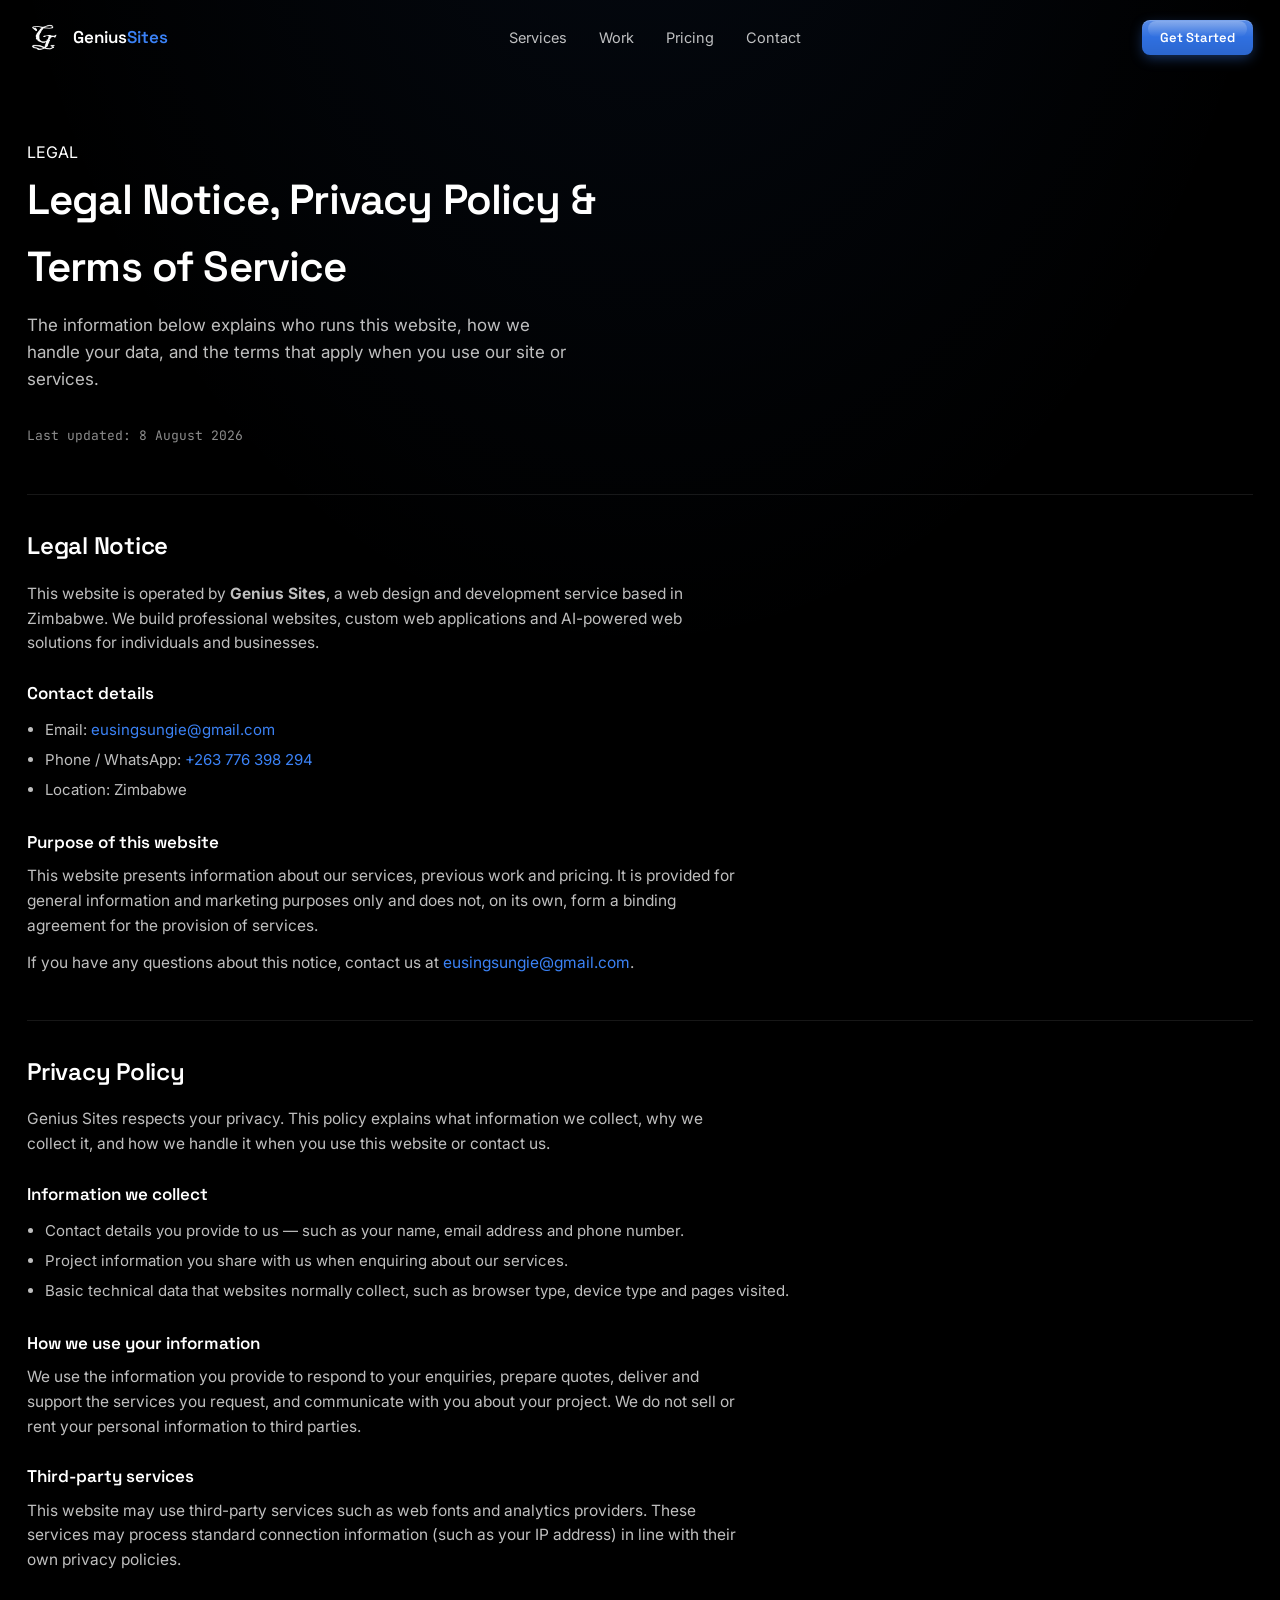
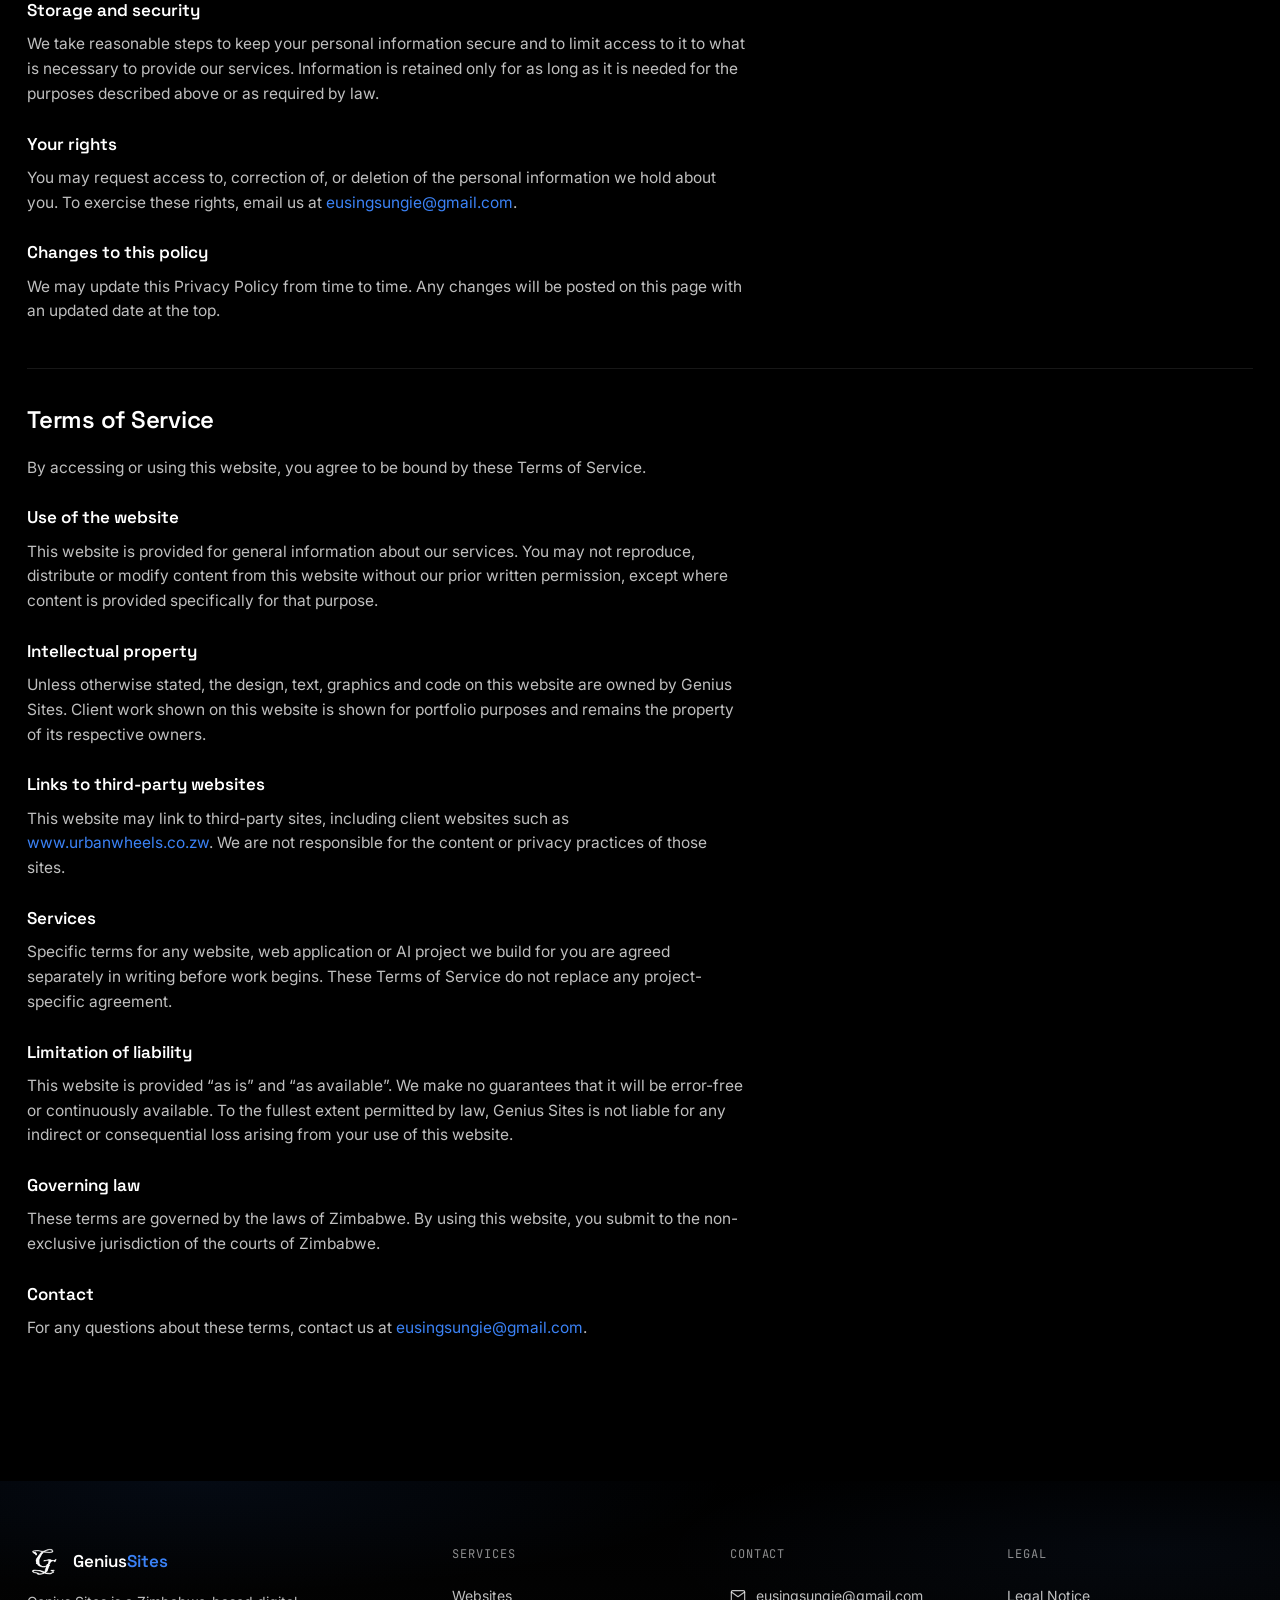
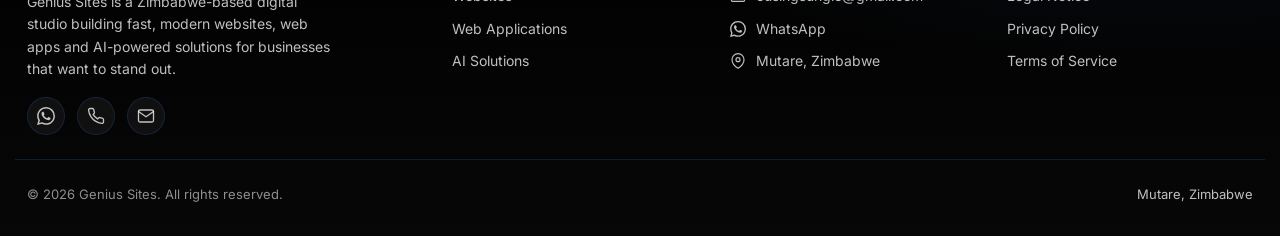
<file: legal.html>
<!DOCTYPE html>
<html lang="en" class="no-js">
<head>
<script>document.documentElement.classList.replace('no-js','js');</script>
<meta charset="UTF-8">
<meta name="viewport" content="width=device-width, initial-scale=1.0">
<title>Legal — Genius Sites</title>
<meta name="description" content="Legal notice, privacy policy and terms of service for Genius Sites.">
<link rel="icon" type="image/png" href="assets/icons/logo.png">
<link rel="canonical" href="https://www.geniusites.co.zw/legal.html">
<meta property="og:type" content="website">
<meta property="og:site_name" content="Genius Sites">
<meta property="og:title" content="Legal — Genius Sites">
<meta property="og:description" content="Legal notice, privacy policy and terms of service for Genius Sites.">
<meta property="og:url" content="https://www.geniusites.co.zw/legal.html">
<meta property="og:image" content="https://www.geniusites.co.zw/assets/images/burner.png">
<meta property="og:image:width" content="1774">
<meta property="og:image:height" content="887">
<meta name="twitter:card" content="summary_large_image">
<meta name="twitter:title" content="Legal — Genius Sites">
<meta name="twitter:description" content="Legal notice, privacy policy and terms of service for Genius Sites.">
<meta name="twitter:image" content="https://www.geniusites.co.zw/assets/images/burner.png">
<link rel="preconnect" href="https://fonts.googleapis.com">
<link rel="preconnect" href="https://fonts.gstatic.com" crossorigin>
<link href="https://fonts.googleapis.com/css2?family=Space+Grotesk:wght@400;500;600;700&family=Inter:wght@400;500;600;700&family=JetBrains+Mono:wght@400;500&display=swap" rel="stylesheet">
<link rel="stylesheet" href="css/style.css">
<link rel="stylesheet" href="css/responsive.css">
</head>
<body>
<!-- ============ NAVBAR ============ -->
<header class="navbar" id="navbar">
  <div class="navbar__inner container">
    <a href="index.html" class="navbar__brand" aria-label="Genius Sites — home">
      <img src="assets/icons/logo.png" alt="Genius Sites logo" class="navbar__logo">
      <span class="navbar__name">Genius<span class="navbar__name-accent">Sites</span></span>
    </a>

    <nav class="navbar__nav" id="primary-nav" aria-label="Primary">
      <a href="index.html#services" class="navbar__link">Services</a>
      <a href="index.html#work" class="navbar__link">Work</a>
      <a href="index.html#pricing" class="navbar__link">Pricing</a>
      <a href="index.html#contact" class="navbar__link">Contact</a>
    </nav>

    <div class="navbar__actions">
      <a href="index.html#contact" class="btn btn--primary btn--sm navbar__cta">Get Started</a>
      <button class="navbar__toggle" id="navToggle" aria-expanded="false" aria-controls="mobileNav" aria-label="Open menu">
        <span class="navbar__toggle-line"></span>
        <span class="navbar__toggle-line"></span>
        <span class="navbar__toggle-line"></span>
      </button>
    </div>
  </div>
</header>

<div class="mobile-nav" id="mobileNav" data-state="closed">
  <nav aria-label="Mobile">
    <a href="index.html" class="mobile-nav__link">Home</a>
    <a href="index.html#services" class="mobile-nav__link">Services</a>
    <a href="index.html#work" class="mobile-nav__link">Work</a>
    <a href="index.html#pricing" class="mobile-nav__link">Pricing</a>
    <a href="about.html" class="mobile-nav__link">About</a>
    <a href="contact.html" class="mobile-nav__link">Contact</a>
  </nav>
  <a href="index.html#contact" class="btn btn--primary mobile-nav__cta">Get Started <svg class="icon" viewBox="0 0 24 24" fill="none" stroke-width="1.75" stroke-linecap="round" stroke-linejoin="round" aria-hidden="true"><line x1="5" y1="12" x2="19" y2="12"></line><polyline points="12 5 19 12 12 19"></polyline></svg></a>
</div>

<main id="main">
  <!-- ============ LEGAL ============ -->
  <section class="legal" aria-labelledby="legal-heading">
    <div class="container">
      <div class="section-head">
        <p class="eyebrow">LEGAL</p>
        <h1 id="legal-heading" class="section-head__title">Legal Notice, Privacy Policy &amp; Terms of Service</h1>
        <p class="section-head__sub">The information below explains who runs this website, how we handle your data, and the terms that apply when you use our site or services.</p>
      </div>
      <p class="legal__meta">Last updated: 8 August 2026</p>

      <div class="legal__section" id="legal-notice">
        <h2>Legal Notice</h2>
        <p>This website is operated by <strong>Genius Sites</strong>, a web design and development service based in Zimbabwe. We build professional websites, custom web applications and AI-powered web solutions for individuals and businesses.</p>
        <h3>Contact details</h3>
        <ul>
          <li>Email: <a href="mailto:eusingsungie@gmail.com">eusingsungie@gmail.com</a></li>
          <li>Phone / WhatsApp: <a href="tel:+263776398294">+263 776 398 294</a></li>
          <li>Location: Zimbabwe</li>
        </ul>
        <h3>Purpose of this website</h3>
        <p>This website presents information about our services, previous work and pricing. It is provided for general information and marketing purposes only and does not, on its own, form a binding agreement for the provision of services.</p>
        <p>If you have any questions about this notice, contact us at <a href="mailto:eusingsungie@gmail.com">eusingsungie@gmail.com</a>.</p>
      </div>

      <div class="legal__section" id="privacy-policy">
        <h2>Privacy Policy</h2>
        <p>Genius Sites respects your privacy. This policy explains what information we collect, why we collect it, and how we handle it when you use this website or contact us.</p>

        <h3>Information we collect</h3>
        <ul>
          <li>Contact details you provide to us — such as your name, email address and phone number.</li>
          <li>Project information you share with us when enquiring about our services.</li>
          <li>Basic technical data that websites normally collect, such as browser type, device type and pages visited.</li>
        </ul>

        <h3>How we use your information</h3>
        <p>We use the information you provide to respond to your enquiries, prepare quotes, deliver and support the services you request, and communicate with you about your project. We do not sell or rent your personal information to third parties.</p>

        <h3>Third-party services</h3>
        <p>This website may use third-party services such as web fonts and analytics providers. These services may process standard connection information (such as your IP address) in line with their own privacy policies.</p>

        <h3>Storage and security</h3>
        <p>We take reasonable steps to keep your personal information secure and to limit access to it to what is necessary to provide our services. Information is retained only for as long as it is needed for the purposes described above or as required by law.</p>

        <h3>Your rights</h3>
        <p>You may request access to, correction of, or deletion of the personal information we hold about you. To exercise these rights, email us at <a href="mailto:eusingsungie@gmail.com">eusingsungie@gmail.com</a>.</p>

        <h3>Changes to this policy</h3>
        <p>We may update this Privacy Policy from time to time. Any changes will be posted on this page with an updated date at the top.</p>
      </div>

      <div class="legal__section" id="terms-of-service">
        <h2>Terms of Service</h2>
        <p>By accessing or using this website, you agree to be bound by these Terms of Service.</p>

        <h3>Use of the website</h3>
        <p>This website is provided for general information about our services. You may not reproduce, distribute or modify content from this website without our prior written permission, except where content is provided specifically for that purpose.</p>

        <h3>Intellectual property</h3>
        <p>Unless otherwise stated, the design, text, graphics and code on this website are owned by Genius Sites. Client work shown on this website is shown for portfolio purposes and remains the property of its respective owners.</p>

        <h3>Links to third-party websites</h3>
        <p>This website may link to third-party sites, including client websites such as <a href="https://www.urbanwheels.co.zw" target="_blank" rel="noopener">www.urbanwheels.co.zw</a>. We are not responsible for the content or privacy practices of those sites.</p>

        <h3>Services</h3>
        <p>Specific terms for any website, web application or AI project we build for you are agreed separately in writing before work begins. These Terms of Service do not replace any project-specific agreement.</p>

        <h3>Limitation of liability</h3>
        <p>This website is provided &ldquo;as is&rdquo; and &ldquo;as available&rdquo;. We make no guarantees that it will be error-free or continuously available. To the fullest extent permitted by law, Genius Sites is not liable for any indirect or consequential loss arising from your use of this website.</p>

        <h3>Governing law</h3>
        <p>These terms are governed by the laws of Zimbabwe. By using this website, you submit to the non-exclusive jurisdiction of the courts of Zimbabwe.</p>

        <h3>Contact</h3>
        <p>For any questions about these terms, contact us at <a href="mailto:eusingsungie@gmail.com">eusingsungie@gmail.com</a>.</p>
      </div>
    </div>
  </section>
</main>

<!-- ============ FOOTER ============ -->
<footer class="footer">
  <div class="container footer__inner">
    <div class="footer__brand">
      <a href="index.html" class="navbar__brand">
        <img src="assets/icons/logo.png" alt="Genius Sites logo" class="navbar__logo">
        <span class="navbar__name">Genius<span class="navbar__name-accent">Sites</span></span>
      </a>
      <p class="footer__about">Genius Sites is a Zimbabwe-based digital studio building fast, modern websites, web apps and AI-powered solutions for businesses that want to stand out.</p>
      <div class="footer__social">
        <a href="https://wa.me/263776398294" class="footer__social-link" target="_blank" rel="noopener" aria-label="WhatsApp">
          <svg class="icon" viewBox="0 0 24 24" fill="currentColor" stroke="none" aria-hidden="true"><path d="M17.472 14.382c-.297-.149-1.758-.867-2.03-.967-.273-.099-.471-.148-.67.15-.197.297-.767.966-.94 1.164-.173.199-.347.223-.644.075-.297-.15-1.255-.463-2.39-1.475-.883-.788-1.48-1.761-1.653-2.059-.173-.297-.018-.458.13-.606.134-.133.298-.347.446-.52.149-.174.198-.298.298-.497.099-.198.05-.371-.025-.52-.075-.149-.669-1.612-.916-2.207-.242-.579-.487-.5-.669-.51-.173-.008-.371-.01-.57-.01-.198 0-.52.074-.792.372-.272.297-1.04 1.016-1.04 2.479 0 1.462 1.065 2.875 1.213 3.074.149.198 2.096 3.2 5.077 4.487.709.306 1.262.489 1.694.625.712.227 1.36.195 1.871.118.571-.085 1.758-.719 2.006-1.413.248-.694.248-1.289.173-1.413-.074-.124-.272-.198-.57-.347m-5.421 7.403h-.004a9.87 9.87 0 01-5.031-1.378l-.361-.214-3.741.982.998-3.648-.235-.374a9.86 9.86 0 01-1.51-5.26c.001-5.45 4.436-9.884 9.888-9.884 2.64 0 5.122 1.03 6.988 2.898a9.825 9.825 0 012.893 6.994c-.003 5.45-4.437 9.884-9.885 9.884m8.413-18.297A11.815 11.815 0 0012.05 0C5.495 0 .16 5.335.157 11.892c0 2.096.547 4.142 1.588 5.945L.057 24l6.305-1.654a11.882 11.882 0 005.683 1.448h.005c6.554 0 11.89-5.335 11.893-11.893a11.821 11.821 0 00-3.48-8.413z"></path></svg>
        </a>
        <a href="tel:+263776398294" class="footer__social-link" aria-label="Call +263 776 398 294">
          <svg class="icon" viewBox="0 0 24 24" fill="none" stroke-width="1.75" stroke-linecap="round" stroke-linejoin="round" aria-hidden="true"><path d="M22 16.92v3a2 2 0 0 1-2.18 2 19.79 19.79 0 0 1-8.63-3.07 19.5 19.5 0 0 1-6-6 19.79 19.79 0 0 1-3.07-8.67A2 2 0 0 1 4.11 2h3a2 2 0 0 1 2 1.72 12.84 12.84 0 0 0 .7 2.81 2 2 0 0 1-.45 2.11L8.09 9.91a16 16 0 0 0 6 6l1.27-1.27a2 2 0 0 1 2.11-.45 12.84 12.84 0 0 0 2.81.7A2 2 0 0 1 22 16.92z"></path></svg>
        </a>
        <a href="mailto:eusingsungie@gmail.com" class="footer__social-link" aria-label="Email eusingsungie@gmail.com">
          <svg class="icon" viewBox="0 0 24 24" fill="none" stroke-width="1.75" stroke-linecap="round" stroke-linejoin="round" aria-hidden="true"><path d="M4 4h16c1.1 0 2 .9 2 2v12c0 1.1-.9 2-2 2H4c-1.1 0-2-.9-2-2V6c0-1.1.9-2 2-2z"></path><polyline points="22 6 12 13 2 6"></polyline></svg>
        </a>
      </div>
    </div>

    <div class="footer__col">
      <h4>Services</h4>
      <a href="index.html#services">Websites</a>
      <a href="index.html#services">Web Applications</a>
      <a href="index.html#services">AI Solutions</a>
    </div>

    <div class="footer__col">
      <h4>Contact</h4>
      <a href="mailto:eusingsungie@gmail.com" class="footer__contact">
        <svg class="icon" viewBox="0 0 24 24" fill="none" stroke-width="1.75" stroke-linecap="round" stroke-linejoin="round" aria-hidden="true"><path d="M4 4h16c1.1 0 2 .9 2 2v12c0 1.1-.9 2-2 2H4c-1.1 0-2-.9-2-2V6c0-1.1.9-2 2-2z"></path><polyline points="22 6 12 13 2 6"></polyline></svg>
        <span>eusingsungie@gmail.com</span>
      </a>
      <a href="https://wa.me/263776398294" target="_blank" rel="noopener" class="footer__contact">
        <svg class="icon" viewBox="0 0 24 24" fill="currentColor" stroke="none" aria-hidden="true"><path d="M17.472 14.382c-.297-.149-1.758-.867-2.03-.967-.273-.099-.471-.148-.67.15-.197.297-.767.966-.94 1.164-.173.199-.347.223-.644.075-.297-.15-1.255-.463-2.39-1.475-.883-.788-1.48-1.761-1.653-2.059-.173-.297-.018-.458.13-.606.134-.133.298-.347.446-.52.149-.174.198-.298.298-.497.099-.198.05-.371-.025-.52-.075-.149-.669-1.612-.916-2.207-.242-.579-.487-.5-.669-.51-.173-.008-.371-.01-.57-.01-.198 0-.52.074-.792.372-.272.297-1.04 1.016-1.04 2.479 0 1.462 1.065 2.875 1.213 3.074.149.198 2.096 3.2 5.077 4.487.709.306 1.262.489 1.694.625.712.227 1.36.195 1.871.118.571-.085 1.758-.719 2.006-1.413.248-.694.248-1.289.173-1.413-.074-.124-.272-.198-.57-.347m-5.421 7.403h-.004a9.87 9.87 0 01-5.031-1.378l-.361-.214-3.741.982.998-3.648-.235-.374a9.86 9.86 0 01-1.51-5.26c.001-5.45 4.436-9.884 9.888-9.884 2.64 0 5.122 1.03 6.988 2.898a9.825 9.825 0 012.893 6.994c-.003 5.45-4.437 9.884-9.885 9.884m8.413-18.297A11.815 11.815 0 0012.05 0C5.495 0 .16 5.335.157 11.892c0 2.096.547 4.142 1.588 5.945L.057 24l6.305-1.654a11.882 11.882 0 005.683 1.448h.005c6.554 0 11.89-5.335 11.893-11.893a11.821 11.821 0 00-3.48-8.413z"></path></svg>
        <span>WhatsApp</span>
      </a>
      <span class="footer__placeholder footer__contact">
        <svg class="icon" viewBox="0 0 24 24" fill="none" stroke-width="1.75" stroke-linecap="round" stroke-linejoin="round" aria-hidden="true"><path d="M21 10c0 7-9 13-9 13s-9-6-9-13a9 9 0 0 1 18 0z"></path><circle cx="12" cy="10" r="3"></circle></svg>
        <span>Mutare, Zimbabwe</span>
      </span>
    </div>

    <div class="footer__col">
      <h4>Legal</h4>
      <a href="#legal-notice">Legal Notice</a>
      <a href="#privacy-policy">Privacy Policy</a>
      <a href="#terms-of-service">Terms of Service</a>
    </div>
  </div>

  <div class="container footer__bottom">
    <p>© 2026 Genius Sites. All rights reserved.</p>
    <p class="footer__location">Mutare, Zimbabwe</p>
  </div>
</footer>

<script src="js/animations.js" defer></script>
<script src="js/main.js" defer></script>
</body>
</html>
</file>
<file: css/style.css>
:root {
  /* Color: true black base with graduated near-black surfaces */
  --bg: #000000;
  --bg-alt: #060606;
  --surface: #0c0c0c;
  --surface-2: #101010;
  --surface-hover: #151515;
  --border: rgba(255, 255, 255, 0.09);
  --border-strong: rgba(255, 255, 255, 0.18);

  --text-primary: #ffffff;
  --text-secondary: rgba(255, 255, 255, 0.75);
  --text-tertiary: rgba(255, 255, 255, 0.55);

  /* White is the only accent. Contrast does the work color did before. */
  --accent: #ffffff;
  --accent-hover: #e6e6e6;
  --accent-dim: rgba(255, 255, 255, 0.08);
  --accent-border: rgba(255, 255, 255, 0.24);

  /* Brand accent — electric blue, used sparingly across touchpoints */
  --brand: #3b82f6;
  --brand-hover: #2563eb;
  --brand-deep: #2f6fe0;
  --brand-dim: rgba(59, 130, 246, 0.14);
  --brand-glow: rgba(59, 130, 246, 0.45);
  --brand-border: rgba(59, 130, 246, 0.4);

  /* Reserved semantic colors — used only where meaning requires it
     (form errors, live-status), never for branding or decoration */
  --error: #ff6b6b;

  /* Type */
  --font-display: "Space Grotesk", "Inter", sans-serif;
  --font-heading: "Space Grotesk", "Inter", sans-serif;
  --font-body: "Inter", -apple-system, BlinkMacSystemFont, sans-serif;
  --font-mono: "JetBrains Mono", "SFMono-Regular", Consolas, monospace;

  /* Spacing scale */
  --sp-1: 4px;
  --sp-2: 8px;
  --sp-3: 12px;
  --sp-4: 16px;
  --sp-5: 24px;
  --sp-6: 32px;
  --sp-7: 48px;
  --sp-8: 64px;
  --sp-9: 96px;
  --sp-10: 128px;

  /* Radius */
  --radius-sm: 6px;
  --radius-md: 12px;
  --radius-lg: 20px;
  --radius-full: 999px;
  --radius-btn: 8px;
  --radius-btn-lg: 12px;

  /* Motion */
  --ease: cubic-bezier(0.22, 1, 0.36, 1);
  --dur-fast: 160ms;
  --dur-med: 320ms;
  --dur-slow: 600ms;

  --container-w: 1250px;
  --nav-h: 76px;
}

/* ============ RESET ============ */
*, *::before, *::after { box-sizing: border-box; }
html { scroll-behavior: smooth; }
body {
  margin: 0;
  background:
    radial-gradient(ellipse 80% 45% at 50% -10%, rgba(59, 130, 246, 0.08), transparent 65%),
    var(--bg);
  color: var(--text-primary);
  font-family: var(--font-body);
  font-size: 16px;
  line-height: 1.6;
  -webkit-font-smoothing: antialiased;
  -moz-osx-font-smoothing: grayscale;
  text-rendering: optimizeLegibility;
  overflow-x: hidden;
}
img { max-width: 100%; display: block; }
a { color: inherit; text-decoration: none; }
ul, ol { margin: 0; padding: 0; list-style: none; }
h1, h2, h3, h4, p { margin: 0; }
button { font: inherit; cursor: pointer; background: none; border: none; color: inherit; }
input, select, textarea { font: inherit; }

.icon {
  width: 16px;
  height: 16px;
  flex-shrink: 0;
  stroke: currentColor;
  vertical-align: -2px;
}
.icon--lg { width: 20px; height: 20px; }

.sr-only {
  position: absolute; width: 1px; height: 1px;
  padding: 0; margin: -1px; overflow: hidden;
  clip: rect(0,0,0,0); white-space: nowrap; border: 0;
}
.skip-link {
  position: absolute; top: -48px; left: var(--sp-4);
  background: #fff; color: #000;
  padding: var(--sp-3) var(--sp-4); border-radius: var(--radius-sm);
  z-index: 999; transition: top var(--dur-fast) var(--ease);
  font-weight: 600;
}
.skip-link:focus { top: var(--sp-4); }

:focus-visible {
  outline: 2px solid var(--brand);
  outline-offset: 3px;
  border-radius: var(--radius-sm);
}

.container {
  max-width: var(--container-w);
  margin: 0 auto;
  padding: 0 var(--sp-3);
}

@media (prefers-reduced-motion: reduce) {
  *, *::before, *::after {
    animation-duration: 0.001ms !important;
    animation-iteration-count: 1 !important;
    transition-duration: 0.001ms !important;
    scroll-behavior: auto !important;
  }
}

/* ============ TYPOGRAPHY ============ */
.section-head {
  max-width: 640px;
  margin: 0 0 var(--sp-6);
}
.section-head__title {
  font-family: var(--font-display);
  font-size: clamp(28px, 3.6vw, 42px);
  font-weight: 600;
  letter-spacing: -0.02em;
  color: var(--text-primary);
  margin-bottom: var(--sp-3);
}
.section-head__sub {
  color: var(--text-secondary);
  font-size: 17px;
  max-width: 560px;
}

/* ============ BUTTONS ============ */
.btn, .btn-primary, .btn-outline, .btn-danger {
  display: inline-flex;
  align-items: center;
  justify-content: center;
  gap: var(--sp-2);
  padding: 10px 20px;
  font-family: var(--font-heading);
  font-size: 14px;
  font-weight: 600;
  line-height: 1;
  border: none;
  border-radius: var(--radius-btn);
  cursor: pointer;
  transition: transform var(--dur-fast) var(--ease), background var(--dur-fast) var(--ease), border-color var(--dur-fast) var(--ease), box-shadow var(--dur-fast) var(--ease), color var(--dur-fast) var(--ease);
  white-space: nowrap;
  text-decoration: none;
}
.btn:active, .btn-primary:active, .btn-outline:active, .btn-danger:active { transform: translateY(0); }

.btn--sm, .btn-sm { padding: 8px 18px; font-size: 13px; }
.btn--lg, .btn-lg { padding: 14px 28px; font-size: 15px; border-radius: var(--radius-btn-lg); }
.btn--full, .btn-full { width: 100%; justify-content: center; }

/* Primary — glossy 3D signature */
.btn--primary, .btn-primary {
  position: relative;
  background: linear-gradient(180deg, rgba(255,255,255,0.20) 0%, rgba(255,255,255,0) 50%, rgba(0,0,0,0.08) 100%), var(--brand-deep);
  color: #fff;
  box-shadow: 0 4px 14px -2px var(--brand-glow), inset 0 1px 0 rgba(255,255,255,0.22);
}
.btn--primary::after, .btn-primary::after {
  content: '';
  position: absolute;
  top: 1px; left: 6px; right: 6px;
  height: 45%;
  background: linear-gradient(180deg, rgba(255,255,255,0.28) 0%, rgba(255,255,255,0) 100%);
  border-radius: inherit;
  pointer-events: none;
}
.btn--primary:hover, .btn-primary:hover {
  background: linear-gradient(180deg, rgba(255,255,255,0.22) 0%, rgba(255,255,255,0) 50%, rgba(0,0,0,0.06) 100%), var(--brand-hover);
  box-shadow: 0 6px 20px -2px var(--brand-glow), inset 0 1px 0 rgba(255,255,255,0.25);
  transform: translateY(-1px);
}
.btn--primary:active, .btn-primary:active {
  box-shadow: 0 1px 3px rgba(0,0,0,0.30), inset 0 2px 4px rgba(0,0,0,0.12);
}
.btn--primary .icon { stroke: #fff; }

/* Outline — dark landing theme */
.btn--secondary, .btn--ghost, .btn-outline {
  background: transparent;
  color: var(--text-primary);
  border: 1.5px solid rgba(255,255,255,0.15);
}
.btn--secondary:hover, .btn--ghost:hover, .btn-outline:hover {
  border-color: var(--brand);
  color: var(--text-primary);
  background: var(--brand-dim);
}

/* Danger */
.btn-danger {
  background: linear-gradient(180deg, rgba(255,255,255,0.20) 0%, rgba(255,255,255,0) 50%, rgba(0,0,0,0.08) 100%), var(--error);
  color: #fff;
  box-shadow: 0 4px 14px -2px rgba(220, 38, 38, 0.30), inset 0 1px 0 rgba(255,255,255,0.20);
}
.btn-danger:hover {
  background: linear-gradient(180deg, rgba(255,255,255,0.22) 0%, rgba(255,255,255,0) 50%, rgba(0,0,0,0.06) 100%), #b91c1c;
  box-shadow: 0 8px 24px -4px rgba(220, 38, 38, 0.35), inset 0 1px 0 rgba(255,255,255,0.22);
  transform: translateY(-1px);
}

/* ============ BADGES ============ */
.badge-row { display: flex; flex-wrap: wrap; gap: var(--sp-2); margin: var(--sp-4) 0; }
.badge {
  font-family: var(--font-mono);
  font-size: 11.5px;
  letter-spacing: 0.03em;
  padding: 5px 11px;
  border-radius: var(--radius-full);
  border: 1px solid var(--border-strong);
  color: var(--text-secondary);
  background: var(--surface-2);
}
.badge--accent { color: #fff; border-color: var(--brand-deep); background: var(--brand-deep); font-weight: 600; }

/* ============ NAVBAR ============ */
.navbar {
  position: fixed;
  top: 0; left: 0; right: 0;
  z-index: 100;
  height: var(--nav-h);
  display: flex;
  align-items: center;
  background: transparent;
  border-bottom: 1px solid transparent;
  transition: background var(--dur-med) var(--ease), border-color var(--dur-med) var(--ease);
}
.navbar[data-scrolled="true"] {
  background: rgba(0, 0, 0, 0.78);
  backdrop-filter: blur(14px) saturate(140%);
  -webkit-backdrop-filter: blur(14px) saturate(140%);
  border-bottom-color: var(--border);
}
.navbar__inner {
  display: flex;
  align-items: center;
  justify-content: space-between;
  width: 100%;
}
.navbar__brand { display: flex; align-items: center; gap: var(--sp-3); }
.navbar__logo {
  width: 34px; height: 34px;
  object-fit: contain;
  border-radius: var(--radius-sm);
}
.navbar__mark {
  width: 34px; height: 34px;
  display: grid; place-items: center;
  background: #fff;
  border: 1px solid #fff;
  border-radius: var(--radius-sm);
  color: #000;
  font-family: var(--font-mono);
  font-size: 13px; font-weight: 700;
}
.navbar__name {
  font-family: var(--font-display);
  font-weight: 600;
  font-size: 17px;
  color: var(--text-primary);
}
.navbar__name-accent { color: var(--brand); }

.navbar__nav { display: flex; align-items: center; gap: var(--sp-6); }
.navbar__link {
  font-size: 14.5px;
  color: var(--text-secondary);
  position: relative;
  padding: 6px 0;
  transition: color var(--dur-fast) var(--ease);
}
.navbar__link::after {
  content: "";
  position: absolute; left: 0; right: 100%; bottom: 0;
  height: 1px; background: var(--brand);
  transition: right var(--dur-med) var(--ease);
}
.navbar__link:hover { color: var(--text-primary); }
.navbar__link:hover::after { right: 0; }

.navbar__actions { display: flex; align-items: center; gap: var(--sp-4); }
.navbar__cta { display: inline-flex; padding-top: 11px; padding-bottom: 11px; }

.navbar__toggle {
  display: none;
  flex-direction: column;
  justify-content: center;
  gap: 5px;
  width: 40px; height: 40px;
  background: var(--surface-2);
  border: 1px solid var(--border-strong);
  border-radius: var(--radius-sm);
}
.navbar__toggle-line {
  width: 18px; height: 1.5px;
  background: var(--text-primary);
  margin: 0 auto;
  transition: transform var(--dur-med) var(--ease), opacity var(--dur-fast) var(--ease);
}
.navbar__toggle[aria-expanded="true"] .navbar__toggle-line:nth-child(1) { transform: translateY(6.5px) rotate(45deg); }
.navbar__toggle[aria-expanded="true"] .navbar__toggle-line:nth-child(2) { opacity: 0; }
.navbar__toggle[aria-expanded="true"] .navbar__toggle-line:nth-child(3) { transform: translateY(-6.5px) rotate(-45deg); }

.mobile-nav { display: none; }

/* ============ HERO ============ */
.hero {
  position: relative;
  padding: calc(var(--nav-h) + var(--sp-9)) 0 var(--sp-9);
  overflow: hidden;
  background:
    radial-gradient(ellipse 65% 40% at 50% -5%, rgba(59, 130, 246, 0.14), transparent 65%),
    radial-gradient(ellipse 70% 55% at 50% 0%, #131313 0%, #000 60%),
    #000;
}
.hero__grid {
  position: absolute;
  inset: 0;
  background-image:
    linear-gradient(to right, rgba(255,255,255,0.045) 1px, transparent 1px),
    linear-gradient(to bottom, rgba(255,255,255,0.045) 1px, transparent 1px);
  background-size: 64px 64px;
  mask-image: radial-gradient(ellipse 60% 55% at 50% 20%, black 10%, transparent 75%);
  -webkit-mask-image: radial-gradient(ellipse 60% 55% at 50% 20%, black 10%, transparent 75%);
  pointer-events: none;
}
.hero__container { position: relative; text-align: center; max-width: 820px; }
.hero__eyebrow { justify-content: center; }
.hero__headline {
  font-family: var(--font-display);
  font-weight: 600;
  font-size: clamp(34px, 5.6vw, 62px);
  line-height: 1.12;
  letter-spacing: -0.03em;
  color: var(--text-primary);
}
.hero__headline span { display: block; }
.hero__headline-accent {
  background: linear-gradient(100deg, #fff 15%, var(--brand) 45%, #9bc1ff 60%, var(--brand) 75%, #fff 90%);
  background-size: 250% 100%;
  -webkit-background-clip: text;
  background-clip: text;
  color: transparent;
  animation: sheen 6s ease-in-out infinite;
}
@keyframes sheen {
  0%, 100% { background-position: 0% 50%; }
  50% { background-position: 100% 50%; }
}
.hero__sub {
  margin: var(--sp-6) auto 0;
  max-width: 560px;
  font-size: 18px;
  color: var(--text-secondary);
}
.hero__actions {
  display: flex;
  justify-content: center;
  gap: var(--sp-4);
  margin-top: var(--sp-7);
  flex-wrap: wrap;
}
.hero__price {
  margin-top: var(--sp-6);
  font-family: var(--font-mono);
  font-size: 13.5px;
  color: var(--text-tertiary);
}
.hero__price strong { color: var(--text-primary); }

/* Floating contact rail — bottom-left, visible before scrolling */
.hero__contacts {
  position: fixed;
  left: clamp(16px, 2vw, 28px);
  bottom: clamp(16px, 2vw, 28px);
  z-index: 60;
  display: flex;
  flex-direction: column;
  gap: var(--sp-3);
  transition: opacity var(--dur-med) var(--ease), transform var(--dur-med) var(--ease), visibility var(--dur-med) var(--ease);
}
.hero__contacts.is-hidden {
  opacity: 0;
  transform: translateY(12px);
  visibility: hidden;
  pointer-events: none;
}
.hero__contact {
  position: relative;
  width: 40px;
  height: 40px;
  display: inline-block;
  background: var(--surface-2);
  border-radius: 50%;
  color: var(--text-secondary);
  border: 1px solid rgba(59, 130, 246, 0.18);
  transition: background var(--dur-fast) var(--ease), color var(--dur-fast) var(--ease), transform var(--dur-fast) var(--ease);
}
.hero__contact .icon {
  position: absolute;
  top: 50%;
  left: 50%;
  transform: translate(-50%, -50%);
  width: 18px;
  height: 18px;
  margin: 0;
  stroke-width: 1.75;
  transition: transform var(--dur-med) var(--ease), color var(--dur-fast) var(--ease);
}
.hero__contact:hover { color: var(--brand); transform: translateY(-2px); }
.hero__contact:hover .icon { transform: translate(-50%, -50%) scale(1.4); }
.hero__contact .icon[fill="currentColor"] { stroke: none; }

/* reveal-on-load (hero) */
.reveal {
  opacity: 0;
  transform: translateY(16px);
  animation: reveal-in var(--dur-slow) var(--ease) forwards;
}
.reveal--1 { animation-delay: .05s; }
.reveal--2 { animation-delay: .13s; }
.reveal--3 { animation-delay: .21s; }
.reveal--4 { animation-delay: .30s; }
.reveal--5 { animation-delay: .38s; }
.reveal--6 { animation-delay: .46s; }
@keyframes reveal-in { to { opacity: 1; transform: translateY(0); } }

/* reveal-on-scroll (rest of page) */
.reveal-on-scroll {
  opacity: 0;
  transform: translateY(24px);
  transition: opacity 0.7s var(--ease), transform 0.7s var(--ease);
}
.reveal-on-scroll.is-visible { opacity: 1; transform: translateY(0); }
/* No-JS fallback: never leave content invisible if animations.js fails to load */
.no-js .reveal-on-scroll { opacity: 1; transform: none; }

/* ============ TICKER ============ */
.ticker {
  height: 40px;
  overflow: hidden;
  position: relative;
  background: linear-gradient(90deg, rgba(59,130,246,0.1), rgba(59,130,246,0.03) 50%, rgba(59,130,246,0.1));
  border-top: 1px solid var(--border);
  border-bottom: 1px solid var(--border);
}
.ticker__track {
  display: flex;
  align-items: center;
  height: 100%;
  white-space: nowrap;
  animation: ticker-scroll 40s linear infinite;
  width: max-content;
}
.ticker__item {
  font-family: var(--font-display);
  font-size: 13px;
  font-weight: 500;
  letter-spacing: 0.08em;
  text-transform: uppercase;
  color: var(--text-tertiary);
  padding: 0 var(--sp-3);
}
.ticker__sep {
  color: var(--brand);
  font-size: 8px;
  opacity: 0.6;
}
@keyframes ticker-scroll {
  0% { transform: translateX(0); }
  100% { transform: translateX(-50%); }
}

/* ============ SERVICES ============ */
.services { padding: var(--sp-9) 0; background: radial-gradient(ellipse 60% 40% at 50% 0%, rgba(59, 130, 246, 0.07), transparent 70%), #000; }
.service-grid {
  display: grid;
  grid-template-columns: repeat(3, 1fr);
  gap: var(--sp-5);
}
.service-card {
  background: linear-gradient(160deg, #0d0d0d 0%, #050505 100%);
  border: 1px solid var(--border);
  border-radius: var(--radius-lg);
  padding: var(--sp-6);
  transition: transform var(--dur-med) var(--ease), border-color var(--dur-med) var(--ease), background var(--dur-med) var(--ease);
}
.service-card:hover {
  transform: translateY(-4px);
  border-color: var(--brand-border);
  background: linear-gradient(160deg, rgba(59,130,246,0.08), transparent 35%), linear-gradient(160deg, #141414 0%, #060606 100%);
}
.service-card--accent { border-color: var(--brand-border); }
.service-card__top {
  display: flex;
  align-items: center;
  justify-content: space-between;
  margin-bottom: var(--sp-4);
}
.service-card__icon {
  width: 44px; height: 44px;
  display: inline-flex; align-items: center; justify-content: center;
  border-radius: var(--radius-md);
  background: var(--surface-2);
  border: 1px solid var(--border);
  color: var(--brand);
}
.service-card--accent .service-card__icon {
  background: var(--brand-dim);
  border-color: var(--brand-border);
  color: var(--brand);
}
.service-card__index {
  font-family: var(--font-mono);
  font-size: 13px;
  color: var(--text-tertiary);
}
.service-card__title {
  font-family: var(--font-display);
  font-size: 21px; font-weight: 600;
  margin: 0 0 var(--sp-2);
}
.service-card__desc { color: var(--text-secondary); font-size: 15px; margin-bottom: var(--sp-5); }
.service-card__list {
  border-top: 1px solid var(--border);
  padding-top: var(--sp-4);
  margin-bottom: var(--sp-5);
}
.service-card__list li {
  color: var(--text-secondary);
  font-size: 14px;
  padding: 5px 0;
  position: relative;
  padding-left: 16px;
}
.service-card__list li::before {
  content: "";
  position: absolute; left: 0; top: 12px;
  width: 5px; height: 1px;
  background: var(--text-tertiary);
}
.service-card__cta {
  font-weight: 500; font-size: 14.5px;
  color: var(--text-primary);
  display: inline-flex; align-items: center; gap: 6px;
}
.service-card__cta:hover { color: var(--text-secondary); }

/* ============ PORTFOLIO ============ */
.portfolio { padding: var(--sp-9) 0; background: #000; }
.portfolio-grid {
  display: grid;
  grid-template-columns: repeat(3, 1fr);
  gap: var(--sp-5);
}
.project-card {
  background: linear-gradient(160deg, #0d0d0d 0%, #050505 100%);
  border: 1px solid var(--border);
  border-radius: var(--radius-lg);
  overflow: hidden;
  transition: transform var(--dur-med) var(--ease), border-color var(--dur-med) var(--ease);
}
.project-card:hover { transform: translateY(-4px); border-color: var(--brand-border); }
.project-card__visual {
  height: 160px;
  background: radial-gradient(ellipse at center, #161616 0%, #030303 100%);
  display: grid; place-items: center;
  border-bottom: 1px solid var(--border);
  position: relative;
  overflow: hidden;
}
.project-card__img {
  width: 100%;
  height: 100%;
  object-fit: cover;
  display: block;
  transition: transform var(--dur-med) var(--ease);
}
.project-card:hover .project-card__img { transform: scale(1.06); }
.project-card__glyph {
  font-family: var(--font-mono);
  font-size: 36px;
  color: var(--text-tertiary);
  transition: color var(--dur-med) var(--ease), transform var(--dur-med) var(--ease);
}
.project-card:hover .project-card__glyph { color: #fff; transform: scale(1.08); }
.project-card__body { padding: var(--sp-5); }
.project-card__title { font-family: var(--font-display); font-size: 19px; font-weight: 600; margin-bottom: var(--sp-2); }
.project-card__desc { color: var(--text-secondary); font-size: 14.5px; }
.project-card__actions { display: flex; gap: var(--sp-3); margin-top: var(--sp-4); flex-wrap: wrap; }

/* ============ IDEAS ============ */
.ideas { padding: var(--sp-9) 0; background: radial-gradient(ellipse 55% 40% at 15% 0%, rgba(59, 130, 246, 0.08), transparent 70%), radial-gradient(ellipse 60% 50% at 20% 0%, #0d0d0d 0%, #000 60%), #000; }
.ideas-grid {
  display: grid;
  grid-template-columns: repeat(4, 1fr);
  gap: var(--sp-4);
}
.idea-card {
  display: block;
  background: linear-gradient(160deg, #0c0c0c 0%, #050505 100%);
  border: 1px solid var(--border);
  border-radius: var(--radius-md);
  padding: var(--sp-5);
  transition: border-color var(--dur-med) var(--ease), transform var(--dur-med) var(--ease), background var(--dur-med) var(--ease);
}
.idea-card:hover { border-color: var(--brand-border); transform: translateY(-3px); background: linear-gradient(160deg, rgba(59,130,246,0.08), transparent 35%), linear-gradient(160deg, #141414 0%, #060606 100%); }
.idea-card__title { font-family: var(--font-display); font-size: 16.5px; font-weight: 600; margin-bottom: var(--sp-2); }
.idea-card__desc { color: var(--text-secondary); font-size: 13.5px; }
.ideas__cta { text-align: center; margin-top: var(--sp-7); }

/* ============ PRICING ============ */
.pricing { padding: var(--sp-9) 0; background: radial-gradient(ellipse 55% 45% at 85% 0%, rgba(59, 130, 246, 0.06), transparent 70%), radial-gradient(ellipse 50% 40% at 10% 100%, rgba(59, 130, 246, 0.05), transparent 70%), #000; }
.pricing-grid {
  display: grid;
  grid-template-columns: repeat(3, 1fr);
  gap: var(--sp-5);
  align-items: stretch;
}
.price-card {
  position: relative;
  background: linear-gradient(160deg, #0d0d0d 0%, #050505 100%);
  border: 1px solid var(--border);
  border-radius: var(--radius-lg);
  padding: var(--sp-6);
  display: flex;
  flex-direction: column;
}
.price-card--featured {
  border-color: var(--brand-border);
  background: linear-gradient(165deg, rgba(59,130,246,0.10), transparent 40%), linear-gradient(165deg, #161616 0%, #050505 55%);
}
.price-card__tag {
  position: absolute; top: -13px; left: var(--sp-6);
  background: #fff; color: #000;
  font-size: 11.5px; font-weight: 700;
  padding: 4px 12px; border-radius: var(--radius-full);
}
.price-card__tier { font-family: var(--font-display); font-size: 18px; font-weight: 600; color: var(--text-secondary); }
.price-card__amount { font-family: var(--font-display); font-size: 34px; font-weight: 600; margin: var(--sp-2) 0 var(--sp-3); }
.price-card__desc { color: var(--text-secondary); font-size: 14.5px; margin-bottom: var(--sp-5); min-height: 44px; }
.price-card__list { margin-bottom: var(--sp-6); flex-grow: 1; }
.price-card__list li {
  display: flex;
  align-items: center;
  gap: var(--sp-3);
  font-size: 14px; color: var(--text-secondary);
  padding: 9px 0;
  border-top: 1px solid var(--border);
}
.price-card__list li:first-child { border-top: none; }
.price-card__list .icon { stroke: #fff; }
.price-card__cta { justify-content: center; width: 100%; }
.pricing__note { text-align: center; color: var(--text-tertiary); font-size: 13.5px; margin-top: var(--sp-6); }

/* ============ VALUES ============ */
.values { padding: var(--sp-9) 0; background: radial-gradient(ellipse 55% 40% at 50% 0%, rgba(59, 130, 246, 0.05), transparent 70%), #000; }
.values-grid {
  display: grid;
  grid-template-columns: repeat(4, 1fr);
  gap: var(--sp-5);
}
.value-card {
  padding: var(--sp-5) 0;
  border-top: 1px solid var(--border);
}
.value-card__title { font-family: var(--font-display); font-size: 17px; font-weight: 600; margin-bottom: var(--sp-2); }
.value-card__desc { color: var(--text-secondary); font-size: 14.5px; }

/* ============ ABOUT ============ */
.about { padding: var(--sp-9) 0; background: radial-gradient(ellipse 45% 40% at 50% 0%, rgba(59, 130, 246, 0.06), transparent 70%), radial-gradient(ellipse 55% 60% at 50% 50%, #0d0d0d 0%, #000 70%), #000; }
.about__container { display: flex; justify-content: center; }
.about__content { max-width: 640px; text-align: center; }
.about__title {
  font-family: var(--font-display);
  font-size: clamp(26px, 3.4vw, 36px);
  font-weight: 600;
  letter-spacing: -0.02em;
  margin-bottom: var(--sp-5);
}
.about__text { color: var(--text-secondary); font-size: 16px; margin-bottom: var(--sp-4); }
.about__location {
  margin-top: var(--sp-5);
  font-family: var(--font-mono);
  font-size: 13px;
  color: var(--text-tertiary);
  display: inline-flex; align-items: center; gap: var(--sp-2);
}
.about__location-dot { width: 6px; height: 6px; border-radius: 50%; background: #fff; }

/* ============ CONTACT ============ */
.contact { padding: var(--sp-9) 0; background: radial-gradient(ellipse 65% 50% at 50% 110%, rgba(59, 130, 246, 0.08), transparent 70%), #000; }
.contact-grid {
  display: grid;
  grid-template-columns: 1.4fr 1fr;
  gap: var(--sp-7);
  align-items: start;
}
.contact-form {
  background: linear-gradient(160deg, #0d0d0d 0%, #050505 100%);
  border: 1px solid rgba(59, 130, 246, 0.15);
  border-radius: var(--radius-lg);
  padding: var(--sp-6);
}
.form-row { display: grid; grid-template-columns: 1fr 1fr; gap: var(--sp-4); }
.form-field { margin-bottom: var(--sp-4); display: flex; flex-direction: column; gap: var(--sp-2); }
.form-field label { font-size: 13.5px; font-weight: 500; color: var(--text-secondary); }
.form-field input, .form-field select, .form-field textarea {
  background: #050505;
  border: 1px solid var(--border-strong);
  border-radius: var(--radius-sm);
  padding: 11px 14px;
  color: var(--text-primary);
  transition: border-color var(--dur-fast) var(--ease);
  width: 100%;
}
.form-field textarea { resize: vertical; min-height: 110px; }
.form-field input:focus, .form-field select:focus, .form-field textarea:focus {
  outline: none; border-color: #fff;
}
.form-field.has-error input,
.form-field.has-error select,
.form-field.has-error textarea { border-color: var(--error); }
.form-error {
  font-size: 12.5px; color: var(--error);
  min-height: 15px;
}
.contact-form__submit { width: 100%; justify-content: center; margin-top: var(--sp-3); }
.contact-form__note {
  text-align: center; font-size: 14px; margin-top: var(--sp-4);
  min-height: 20px; color: var(--text-primary);
}

/* Narrow, compact contact form (contact page) */
.contact-page__inner {
  display: grid;
  grid-template-columns: 1fr 1fr;
  gap: var(--sp-6);
  align-items: start;
}
.contact-form--compact { padding: var(--sp-5); }
.contact-form--compact .form-field { margin-bottom: var(--sp-3); }
.contact-form--compact .form-field input,
.contact-form--compact .form-field select,
.contact-form--compact .form-field textarea {
  padding: 8px 10px;
  font-size: 14px;
}
.contact-form--compact textarea { min-height: 80px; }
.contact-aside--center { width: 100%; }

.contact-aside { display: flex; flex-direction: column; gap: var(--sp-5); }
.contact-aside--single { width: 100%; max-width: 480px; }
.whatsapp-cta {
  display: flex; align-items: center; gap: var(--sp-4);
  background: linear-gradient(160deg, #0d0d0d 0%, #050505 100%);
  border: 1px solid var(--border);
  border-radius: var(--radius-md);
  padding: var(--sp-5);
  transition: border-color var(--dur-fast) var(--ease), transform var(--dur-fast) var(--ease);
}
.whatsapp-cta:hover { border-color: var(--border-strong); transform: translateY(-2px); }
.whatsapp-cta__icon {
  width: 42px; height: 42px; flex-shrink: 0;
  display: grid; place-items: center;
  background: #fff;
  border-radius: 50%;
  color: #000;
}
.whatsapp-cta__icon .icon { fill: currentColor; stroke: none; }
.whatsapp-cta strong { display: block; font-size: 15px; }
.whatsapp-cta small { color: var(--text-tertiary); font-size: 13px; }

.contact-aside__info {
  background: linear-gradient(160deg, #0d0d0d 0%, #050505 100%);
  border: 1px solid var(--border);
  border-radius: var(--radius-md);
  padding: var(--sp-5);
}
.contact-aside__info p { font-size: 14px; color: var(--text-secondary); margin-bottom: var(--sp-4); display: flex; gap: var(--sp-3); align-items: flex-start; }
.contact-aside__info p:last-child { margin-bottom: 0; }
.contact-aside__info strong { color: var(--text-primary); display: block; margin-bottom: 2px; font-size: 13px; }
.contact-aside__info a { color: var(--text-secondary); transition: color var(--dur-fast) var(--ease); }
.contact-aside__info a:hover { color: var(--brand); }
.contact-aside__info .icon { margin-top: 2px; stroke: var(--text-tertiary); }

/* ============ CTA BANNER ============ */
.cta-banner {
  position: relative;
  padding: var(--sp-9) 0;
  text-align: center;
  overflow: hidden;
  background:
    radial-gradient(ellipse 70% 60% at 50% 0%, rgba(59, 130, 246, 0.18), transparent 60%) fixed,
    linear-gradient(rgba(0, 0, 0, 0.72), rgba(0, 0, 0, 0.82)) fixed,
    url("../assets/images/burner.png") center / cover no-repeat fixed;
}
.cta-banner__inner {
  display: flex;
  flex-direction: column;
  align-items: center;
}
.cta-banner .section-head { margin: 0 0 var(--sp-6); }
.cta-banner__btn { margin-top: 0; }

/* ============ FAQ ============ */
.faq { padding: var(--sp-9) 0; background: #000; }
.faq .section-head { text-align: center; margin: 0 auto var(--sp-6); }
.faq .section-head__sub { margin: 0 auto; }
.faq__list { max-width: 720px; margin: 0 auto; }
.faq__item { border-bottom: 1px solid var(--border); }
.faq__item:first-child { border-top: 1px solid var(--border); }
.faq__question {
  width: 100%;
  display: flex;
  align-items: center;
  justify-content: space-between;
  gap: var(--sp-4);
  padding: var(--sp-4) 0;
  font-family: var(--font-display);
  font-size: 17px;
  font-weight: 600;
  text-align: left;
  color: var(--text-primary);
  transition: color var(--dur-fast) var(--ease);
}
.faq__question:hover { color: var(--brand); }
.faq__icon {
  width: 22px;
  height: 22px;
  flex-shrink: 0;
  color: var(--text-secondary);
  stroke: currentColor;
  transition: transform var(--dur-med) var(--ease), color var(--dur-fast) var(--ease), border-color var(--dur-fast) var(--ease), background var(--dur-fast) var(--ease);
}
.faq__question:hover .faq__icon,
.faq__item.is-open .faq__icon {
  color: var(--brand);
}
.faq__item.is-open .faq__icon { transform: rotate(180deg); }
.faq__answer {
  display: grid;
  grid-template-rows: 0fr;
  transition: grid-template-rows var(--dur-med) var(--ease);
}
.faq__item.is-open .faq__answer { grid-template-rows: 1fr; }
.faq__answer-inner { overflow: hidden; }
.faq__answer-inner p {
  color: var(--text-secondary);
  font-size: 15px;
  max-width: 640px;
  padding-bottom: var(--sp-4);
}

/* ============ PROCESS (contact page) ============ */
.process { padding: var(--sp-9) 0; background: #000; }
.process .section-head { text-align: center; margin: 0 auto var(--sp-7); }
.process .section-head__sub { margin: 0 auto; }
.process-grid {
  display: grid;
  grid-template-columns: repeat(4, 1fr);
  gap: var(--sp-5);
}
.process-card {
  position: relative;
  padding: var(--sp-6) var(--sp-5);
  background:
    linear-gradient(160deg, rgba(59, 130, 246, 0.06), transparent 35%),
    linear-gradient(160deg, #0e0e0e 0%, #050505 100%);
  border: 1px solid var(--border);
  border-radius: var(--radius-md);
  transition: transform var(--dur-fast) var(--ease), border-color var(--dur-fast) var(--ease);
}
.process-card:hover {
  transform: translateY(-4px);
  border-color: var(--brand-border);
}
.process-card__num {
  width: 34px;
  height: 34px;
  display: grid;
  place-items: center;
  border-radius: 50%;
  background: var(--surface-2);
  border: 1px solid var(--brand-border);
  color: var(--brand);
  font-family: var(--font-mono);
  font-size: 14px;
  font-weight: 500;
  margin-bottom: var(--sp-4);
}
.process-card__title {
  font-family: var(--font-display);
  font-size: 17px;
  font-weight: 600;
  margin-bottom: var(--sp-2);
}
.process-card__desc { color: var(--text-secondary); font-size: 14.5px; }

/* ============ FOOTER ============ */
.footer { padding: var(--sp-8) 0 var(--sp-6); background: radial-gradient(ellipse 60% 45% at 15% 0%, rgba(59, 130, 246, 0.08), transparent 70%), radial-gradient(ellipse 55% 45% at 90% 20%, rgba(59, 130, 246, 0.05), transparent 70%), linear-gradient(180deg, #000 0%, #070707 100%); }
.footer__inner {
  display: grid;
  grid-template-columns: 1.6fr repeat(3, 1fr);
  gap: var(--sp-6);
}
.footer__about { color: var(--text-secondary); font-size: 14px; line-height: 1.6; max-width: 34ch; margin-top: var(--sp-3); }
.footer__social { display: flex; align-items: center; gap: var(--sp-3); margin-top: var(--sp-4); }
.footer__col h4 {
  font-family: var(--font-mono);
  font-size: 12px; text-transform: uppercase; letter-spacing: 0.08em;
  font-weight: 400;
  color: var(--text-tertiary); margin-bottom: var(--sp-4);
}
.footer__col a, .footer__col .footer__placeholder {
  display: block;
  color: var(--text-secondary);
  font-size: 14px;
  font-weight: 400;
  padding: 5px 0;
  transition: color var(--dur-fast) var(--ease);
}
.footer__col a:hover { color: var(--brand); }
.footer__col .footer__contact {
  display: flex;
  align-items: center;
  gap: 10px;
  min-width: 0;
  word-break: break-word;
}
.footer__contact .icon {
  width: 16px;
  height: 16px;
  flex-shrink: 0;
  stroke-width: 1.75;
}
.footer__contact .icon[fill="currentColor"] { stroke: none; }
.footer__contact span { min-width: 0; }
.footer__social-link {
  position: relative;
  width: 38px; height: 38px;
  display: inline-block;
  background: var(--surface-2);
  border-radius: 50%;
  color: var(--text-secondary);
  border: 1px solid rgba(59, 130, 246, 0.18);
  transition: background var(--dur-fast) var(--ease), color var(--dur-fast) var(--ease), transform var(--dur-fast) var(--ease);
}
.footer__social-link .icon {
  position: absolute;
  top: 50%;
  left: 50%;
  transform: translate(-50%, -50%);
  width: 18px;
  height: 18px;
  margin: 0;
  stroke-width: 1.75;
  transition: transform var(--dur-med) var(--ease), color var(--dur-fast) var(--ease);
}
.footer__social-link:hover { color: var(--brand); transform: translateY(-2px); }
.footer__social-link:hover .icon { transform: translate(-50%, -50%) scale(1.4); }
.footer__social-link .icon[fill="currentColor"] { stroke: none; }
.footer__brand .navbar__name-accent { color: var(--brand); }
.footer__bottom {
  display: flex;
  align-items: center;
  justify-content: space-between;
  gap: var(--sp-3);
  margin-top: var(--sp-5);
  padding-top: var(--sp-5);
  border-top: 1px solid rgba(59, 130, 246, 0.2);
  color: var(--text-tertiary);
  font-size: 13px;
}
.footer__location { color: var(--text-secondary); }

/* ============ LEGAL PAGE ============ */
.legal { padding: calc(var(--nav-h) + var(--sp-8)) 0 var(--sp-9); }
.legal__meta { color: var(--text-tertiary); font-family: var(--font-mono); font-size: 13px; margin-bottom: var(--sp-7); }
.legal__section { padding: var(--sp-6) 0; border-top: 1px solid var(--border); }
.legal__section h2 {
  font-family: var(--font-display);
  font-size: 24px;
  font-weight: 600;
  letter-spacing: -0.01em;
  margin-bottom: var(--sp-4);
}
.legal__section h3 {
  font-family: var(--font-display);
  font-size: 17px;
  font-weight: 600;
  margin: var(--sp-5) 0 var(--sp-2);
  color: var(--text-primary);
}
.legal__section p {
  color: var(--text-secondary);
  font-size: 15.5px;
  margin-bottom: var(--sp-3);
  max-width: 720px;
}
.legal__section ul {
  margin: 0 0 var(--sp-4);
  padding-left: 18px;
  list-style: disc;
}
.legal__section ul li {
  color: var(--text-secondary);
  font-size: 15px;
  padding: 3px 0;
}
.legal__section a { color: var(--brand); }
.legal__section a:hover { text-decoration: underline; }

/* ============ SUBPAGE HERO (About / Contact) ============ */
.page-hero {
  position: relative;
  padding: calc(var(--nav-h) + var(--sp-8)) 0 var(--sp-9);
  overflow: hidden;
}
.page-hero::before {
  content: "";
  position: absolute;
  inset: -14px;
  z-index: 0;
  pointer-events: none;
  background:
    radial-gradient(ellipse 60% 45% at 50% -5%, rgba(59, 130, 246, 0.12), transparent 65%),
    linear-gradient(rgba(0, 0, 0, 0.72), rgba(0, 0, 0, 0.82)),
    url("../assets/images/burner.png") center / cover no-repeat;
  filter: blur(2px);
}
.page-hero .container { position: relative; z-index: 1; }
.page-hero .section-head { max-width: 760px; margin-bottom: 0; }
.page-hero .section-head__title { font-size: clamp(30px, 4.2vw, 48px); }
.page-hero .section-head__sub { max-width: 640px; margin-top: var(--sp-3); }

.about-cta {
  padding: var(--sp-9) 0;
  text-align: center;
  background:
    radial-gradient(ellipse 60% 50% at 50% 0%, rgba(59, 130, 246, 0.08), transparent 70%),
    #000;
}
.about-cta .section-head { margin: 0 auto; }
.about-cta__actions {
  display: flex;
  justify-content: center;
  gap: var(--sp-4);
  margin-top: var(--sp-6);
  flex-wrap: wrap;
}
</file>
<file: css/responsive.css>
/* ============================================================
   RESPONSIVE — tablet (≤1024px), phone-landscape (≤760px),
   phone/small-tablet (≤720px) and mobile (≤640px)
   ============================================================ */

/* ============ TABLET ============ */
@media (max-width: 1024px) {
  :root { --sp-9: 72px; --sp-10: 96px; }

  .container { padding: 0 var(--sp-5); }

  .service-grid { grid-template-columns: repeat(2, 1fr); }
  .service-card:nth-child(3) { grid-column: 1 / -1; }

  .portfolio-grid { grid-template-columns: repeat(2, 1fr); }
  .ideas-grid { grid-template-columns: repeat(2, 1fr); }
  .values-grid { grid-template-columns: repeat(2, 1fr); }
  .process-grid { grid-template-columns: repeat(2, 1fr); }

  .pricing-grid { grid-template-columns: 1fr; max-width: 460px; margin: 0 auto; }

  .contact-grid { grid-template-columns: 1fr; }
  .contact-page__inner { grid-template-columns: 1fr; }

  .footer__inner {
    grid-template-columns: repeat(2, 1fr);
    row-gap: var(--sp-7);
  }
  .footer__brand { grid-column: 1 / -1; }

  /* background-attachment: fixed is unreliable on iOS Safari */
  .cta-banner { background-attachment: scroll; }

  /* Floating contact rail hidden below desktop widths */
  .hero__contacts { display: none; }
}

/* ============ SMALL TABLET / PHONE-LANDSCAPE ============ */
/* Desktop nav still visible above 720px — tighten it so it fits
   without wrapping or overflowing before the hamburger kicks in. */
@media (max-width: 760px) {
  .navbar__nav { gap: var(--sp-4); }
  .navbar__link { font-size: 13.5px; }
  .navbar__actions { gap: var(--sp-3); }
  .navbar__cta { padding: 9px 14px; font-size: 13px; }
}

/* ============ MOBILE ============ */
@media (max-width: 640px) {
  :root { --sp-8: 40px; --sp-9: 56px; --nav-h: 68px; }

  body { font-size: 15px; }
  .container { padding: 0 var(--sp-4); }

  /* Navbar — CTA hidden on phones; the hamburger menu covers nav */
  .navbar__actions .navbar__cta { display: none; }

  /* Hero */
  .hero { padding: calc(var(--nav-h) + var(--sp-7)) 0 var(--sp-7); }

  /* Ticker */
  .ticker__item { font-size: 11px; letter-spacing: 0.06em; }

  /* Services / Portfolio / Ideas / Values → single column */
  .service-grid,
  .portfolio-grid,
  .ideas-grid,
  .values-grid,
  .process-grid {
    grid-template-columns: 1fr;
  }
  .service-card:nth-child(3) { grid-column: auto; }

  /* Pricing */
  .price-card { padding: var(--sp-5); }
  .price-card__tag { left: var(--sp-5); }

  /* Values */
  .value-card { padding: var(--sp-4) 0; }

  /* CTA banner */
  .cta-banner { padding: var(--sp-8) 0; }
  .cta-banner__btn { width: auto; }

  /* Contact */
  .form-row { grid-template-columns: 1fr; gap: 0; }
  .contact-form { padding: var(--sp-5); }

  /* About page */
  .about-cta__actions { flex-direction: column; align-items: center; }
  .about-cta__actions .btn { width: auto; }

  /* Contact */
  .contact-form__submit { width: auto; }

  /* Footer */
  .footer__inner { grid-template-columns: 1fr 1fr; gap: var(--sp-5); }
  .footer__brand { grid-column: 1 / -1; margin-bottom: var(--sp-3); }
  .footer__bottom { flex-direction: column; align-items: flex-start; gap: var(--sp-2); padding-top: var(--sp-6); margin-bottom: 7px; }
  .footer__contact[href^="mailto"] { font-size: 12px; }
}

/* ============ PHONE / SMALL TABLET (≤720px) ============ */
/* The hamburger + full-screen mobile menu appear at ≤720px. Above
   this width the complete desktop nav bar remains visible. */
@media (max-width: 720px) {
  .navbar__nav { display: none; }
  .navbar__toggle { display: flex; }

  .mobile-nav {
    display: block;
    position: fixed;
    top: var(--nav-h); left: 0; right: 0;
    bottom: 0;
    background: rgba(15, 18, 22, 0.98);
    backdrop-filter: blur(10px);
    -webkit-backdrop-filter: blur(10px);
    padding: var(--sp-6) var(--sp-5);
    transform: translateY(-8px);
    opacity: 0;
    pointer-events: none;
    transition: opacity var(--dur-med) var(--ease), transform var(--dur-med) var(--ease);
    z-index: 90;
    overflow-y: auto;
  }
  .mobile-nav[data-state="open"] {
    opacity: 1;
    transform: translateY(0);
    pointer-events: auto;
  }
  .mobile-nav__link {
    display: block;
    font-family: var(--font-display);
    font-size: 22px;
    font-weight: 600;
    padding: var(--sp-4) 0;
    border-bottom: 1px solid var(--border);
    color: var(--text-primary);
  }
  .mobile-nav__cta {
    margin-top: var(--sp-6);
    width: auto;
    justify-content: center;
  }
}

/* ============ SMALL PHONE (≤480px) ============ */
/* Hero buttons stack vertically below 480px, centered like the ideas CTA. */
@media (max-width: 480px) {
  .hero__actions { flex-direction: column; align-items: center; gap: 17px; }
  .hero__actions .btn { width: calc(80% - 45px); padding: 13px 28px; }
  .footer__bottom { padding-top: var(--sp-6); margin-bottom: var(--sp-5); }
}

/* Ensure no horizontal scroll on very narrow devices */
@media (max-width: 380px) {
  .hero__headline { font-size: 30px; }
  .price-card__amount { font-size: 28px; }
  .footer__inner { grid-template-columns: 1fr; gap: var(--sp-6); }
  .mobile-nav__link { font-size: 20px; }
}
</file>
